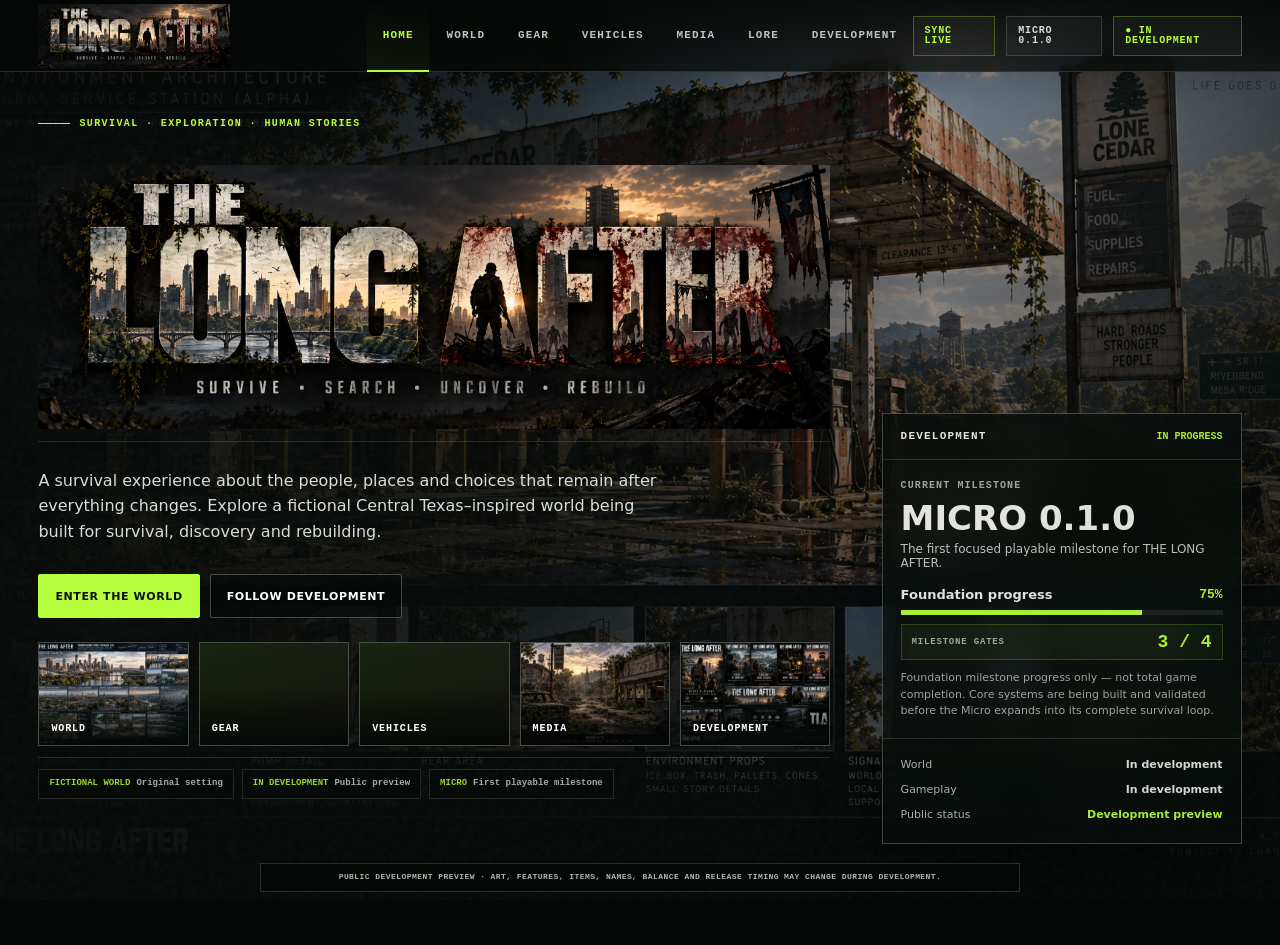
<file: index.html>
<!doctype html>
<html lang="en">
<head>
<meta charset="utf-8" />
<meta name="viewport" content="width=device-width,initial-scale=1,viewport-fit=cover" />
<meta name="theme-color" content="#070a08" />
<link rel="icon" type="image/png" sizes="32x32" href="./tla-favicon-32.png?v=4" />
<link rel="icon" type="image/png" sizes="64x64" href="./tla-favicon-64.png?v=4" />
<link rel="shortcut icon" href="./tla-favicon-32.png?v=4" />
<title>THE LONG AFTER — Official Project Site</title>
<style>
:root{
  --bg:#060907;--panel:rgba(8,13,10,.78);--panel-strong:rgba(8,13,10,.92);
  --line:rgba(230,237,228,.16);--line2:rgba(230,237,228,.28);--text:#f3f4ef;--muted:#a8b0aa;
  --acid:#b7ff3c;--amber:#e4aa67;--rust:#8e4b31;--shadow:0 28px 90px rgba(0,0,0,.48)
}
*{box-sizing:border-box}html,body{height:100%;margin:0;background:var(--bg);color:var(--text);font-family:Inter,ui-sans-serif,system-ui,-apple-system,BlinkMacSystemFont,"Segoe UI",sans-serif;overflow:hidden}
button{font:inherit}.app{height:100%;position:relative;isolation:isolate;background:#050806}.bg{position:absolute;inset:0;z-index:-4;background-size:cover;background-position:center;transition:opacity .35s ease,filter .35s ease}.veil{position:absolute;inset:0;z-index:-3;background:linear-gradient(90deg,rgba(4,8,6,.96) 0%,rgba(4,8,6,.77) 42%,rgba(4,8,6,.26) 73%,rgba(4,8,6,.66) 100%),linear-gradient(180deg,rgba(0,0,0,.08),rgba(0,0,0,.62))}.grain{position:absolute;inset:0;z-index:-2;opacity:.16;pointer-events:none;background-image:url("data:image/svg+xml,%3Csvg viewBox='0 0 180 180' xmlns='http://www.w3.org/2000/svg'%3E%3Cfilter id='n'%3E%3CfeTurbulence type='fractalNoise' baseFrequency='.78' numOctaves='3' stitchTiles='stitch'/%3E%3C/filter%3E%3Crect width='100%25' height='100%25' filter='url(%23n)' opacity='.25'/%3E%3C/svg%3E")}
.site-disclaimer{position:fixed;left:50%;bottom:10px;transform:translateX(-50%);z-index:100;width:min(900px,calc(100% - 24px));padding:8px 12px;border:1px solid var(--line);background:rgba(4,8,6,.9);backdrop-filter:blur(12px);color:#aeb7af;text-align:center;font:700 9px/1.35 ui-monospace,SFMono-Regular,Menlo,monospace;letter-spacing:.055em}.item-tab strong:after{content:"  ›";color:var(--acid)}header{height:76px;display:grid;grid-template-columns:minmax(220px,1fr) auto minmax(220px,1fr);align-items:center;padding:0 30px;border-bottom:1px solid var(--line);background:rgba(5,9,7,.78);backdrop-filter:blur(16px);position:relative;z-index:50}.brand{display:flex;align-items:center;gap:12px;min-width:0}.brand-lock{border:0;background:transparent;color:inherit;text-align:left;cursor:pointer;padding:0}.brand-title{display:block;font-family:Impact,Haettenschweiler,"Arial Narrow Bold",sans-serif;font-size:24px;line-height:.82;letter-spacing:-.045em;color:#d9d8d0;text-shadow:0 1px 0 #111,0 0 12px rgba(228,170,103,.18);filter:contrast(1.12)}.brand small{display:block;margin-top:6px;font:8px/1.2 ui-monospace,SFMono-Regular,Menlo,monospace;color:#b9a98d;letter-spacing:.105em}.primary-nav{display:flex;align-items:center;gap:2px}.nav{height:76px;border:0;border-bottom:2px solid transparent;background:transparent;color:#bdc5be;padding:0 15px;cursor:pointer;font:700 11px/1 ui-monospace,SFMono-Regular,Menlo,monospace;letter-spacing:.105em;text-transform:uppercase;transition:.18s ease}.nav:hover{color:white;background:rgba(255,255,255,.02)}.nav.active{color:var(--acid);border-bottom-color:var(--acid);background:linear-gradient(180deg,transparent,rgba(183,255,60,.05))}.head-right{display:flex;justify-content:flex-end;gap:11px;align-items:center}.live,.eta-pill{border:1px solid var(--line);background:rgba(255,255,255,.03);padding:9px 11px;font:700 10px/1 ui-monospace,SFMono-Regular,Menlo,monospace;letter-spacing:.08em}.live{color:var(--acid);border-color:rgba(183,255,60,.28)}.eta-pill{color:#d8ddd8}.stage{position:absolute;top:76px;left:0;right:0;bottom:0}.screen{position:absolute;inset:0;padding:34px 46px 38px;opacity:0;pointer-events:none;transform:translateY(8px) scale(.997);transition:opacity .22s ease,transform .25s ease}.screen.active{opacity:1;pointer-events:auto;transform:none}.micro-label{display:flex;align-items:center;gap:9px;color:var(--acid);font:700 10px/1 ui-monospace,SFMono-Regular,Menlo,monospace;letter-spacing:.14em;text-transform:uppercase}.micro-label::before{content:"";width:32px;height:1px;background:var(--acid)}
/* HOME */
.home-grid{height:100%;max-width:1550px;margin:auto;display:grid;grid-template-columns:minmax(0,1.15fr) 390px;gap:42px;align-items:end;padding-bottom:18px}.hero{max-width:900px;padding-bottom:26px}.hero h1{margin:18px 0 22px}.locked-title{position:relative;margin:18px 0 26px;width:min(900px,100%);padding:18px 0 12px;border-bottom:1px solid rgba(228,170,103,.28)}.locked-main{font-family:Impact,Haettenschweiler,"Arial Narrow Bold",sans-serif;font-size:clamp(68px,8.2vw,132px);line-height:.78;letter-spacing:-.055em;text-transform:uppercase;color:#d8d7cf;text-shadow:0 3px 0 #090b09,0 0 30px rgba(126,86,54,.24);filter:contrast(1.15)}.locked-main:after{content:"";display:block;height:7px;margin-top:15px;background:linear-gradient(90deg,#71513b 0 12%,transparent 12% 15%,#8b6847 15% 38%,transparent 38% 41%,#6d4a34 41% 72%,transparent 72% 75%,#8a6545 75%);opacity:.72}.locked-tag{margin-top:10px;color:#c5b79e;font:800 clamp(9px,1vw,13px)/1 ui-monospace,SFMono-Regular,Menlo,monospace;letter-spacing:.19em}.locked-silhouette{position:absolute;right:8%;bottom:28px;font-size:clamp(30px,4vw,58px);line-height:1;color:#101410;transform:rotate(-4deg);text-shadow:0 0 8px rgba(183,255,60,.08)}.tagline{font-size:18px;max-width:680px;line-height:1.6;color:#d6dbd6}.hero-actions{display:flex;gap:10px;flex-wrap:wrap;margin-top:26px}.btn{border:1px solid var(--line2);background:rgba(5,9,7,.58);color:white;padding:13px 16px;cursor:pointer;font-size:11px;font-weight:850;letter-spacing:.055em;text-transform:uppercase}.btn.primary{background:var(--acid);border-color:var(--acid);color:#0b100b}.release-card{background:linear-gradient(180deg,rgba(7,13,10,.92),rgba(7,13,10,.77));border:1px solid var(--line2);box-shadow:var(--shadow);backdrop-filter:blur(18px)}.release-head{padding:17px 18px;border-bottom:1px solid var(--line);display:flex;justify-content:space-between;align-items:center}.release-head b{font:800 11px/1 ui-monospace,SFMono-Regular,Menlo,monospace;letter-spacing:.11em}.release-head span{color:var(--acid);font:700 10px/1 ui-monospace,SFMono-Regular,Menlo,monospace}.release-main{padding:21px 18px 17px}.release-main small{display:block;color:var(--muted);font:700 10px/1 ui-monospace,SFMono-Regular,Menlo,monospace;letter-spacing:.11em;text-transform:uppercase}.release-main strong{display:block;font-size:34px;line-height:1;margin:10px 0 7px}.release-main p{font-size:12px;color:#c7cec8;margin:0}.phase-box{padding:0 18px 18px}.phase-row{display:flex;justify-content:space-between;font-size:13px;font-weight:800;margin-bottom:8px}.phase-row span:last-child{color:var(--acid);font-family:ui-monospace,SFMono-Regular,Menlo,monospace}.bar{height:5px;background:rgba(255,255,255,.08);overflow:hidden}.bar i{display:block;height:100%;background:var(--acid)}.percent-gauge{display:flex;align-items:center;justify-content:space-between;margin-top:9px;padding:8px 10px;border:1px solid rgba(183,255,60,.2);background:rgba(183,255,60,.045)}.percent-gauge span{color:var(--muted);font:700 9px/1 ui-monospace,SFMono-Regular,Menlo,monospace;letter-spacing:.09em;text-transform:uppercase}.percent-gauge strong{color:var(--acid);font:900 18px/1 ui-monospace,SFMono-Regular,Menlo,monospace}.release-note{margin-top:10px;color:var(--muted);font-size:11px;line-height:1.5}.release-bands{border-top:1px solid var(--line);padding:13px 18px 16px}.band{display:flex;justify-content:space-between;gap:14px;padding:6px 0;font-size:11px;color:#b7c0b8}.band b{color:#e6eae6}.band.target b{color:var(--acid)}
.launch-index{margin-top:24px;display:grid;grid-template-columns:repeat(5,minmax(110px,1fr));gap:9px;max-width:900px}.launch-card{position:relative;height:112px;border:1px solid var(--line2);overflow:hidden;background:#080c09;cursor:pointer;text-align:left;color:white;padding:0}.launch-card:before{content:"";position:absolute;inset:0;background:var(--cover);background-size:cover;background-position:center;filter:saturate(.72);transition:.2s}.launch-card:after{content:"";position:absolute;inset:0;background:linear-gradient(0deg,rgba(3,7,5,.96),rgba(3,7,5,.15))}.launch-card span{position:absolute;z-index:2;left:12px;bottom:11px;font:850 10px/1 ui-monospace,SFMono-Regular,Menlo,monospace;letter-spacing:.09em;text-transform:uppercase}.launch-card:hover{border-color:var(--acid)}.launch-card:hover:before{transform:scale(1.035);filter:saturate(.95)}.launch-card-pending:before{background:linear-gradient(135deg,rgba(183,255,60,.08),rgba(228,170,103,.06)),linear-gradient(180deg,#0b110d,#050806);filter:none}.launch-card-pending:after{background:linear-gradient(0deg,rgba(3,7,5,.96),rgba(3,7,5,.18))}.activity-strip{margin-top:11px;border-top:1px solid var(--line);padding-top:11px;display:flex;gap:8px;flex-wrap:wrap}.activity-entry{border:1px solid var(--line);background:rgba(5,9,7,.68);color:#c9d0ca;padding:8px 10px;font:700 9px/1.25 ui-monospace,SFMono-Regular,Menlo,monospace}.activity-entry b{color:var(--acid);margin-right:6px}
/* HUBS */
.hub{height:100%;max-width:1560px;margin:auto;display:grid;grid-template-columns:330px minmax(0,1fr);gap:30px}.rail{align-self:stretch;border:1px solid var(--line);background:rgba(7,12,9,.74);backdrop-filter:blur(16px);box-shadow:var(--shadow);display:flex;flex-direction:column}.rail-top{padding:24px;border-bottom:1px solid var(--line)}.rail-top h2{font-size:36px;letter-spacing:-.035em;margin:10px 0 7px}.rail-top p{font-size:12px;line-height:1.55;color:var(--muted);margin:0}.item-tabs{padding:8px;display:flex;flex-direction:column;gap:4px;overflow:auto}.item-tab{border:0;border-left:2px solid transparent;background:transparent;color:#bdc5be;text-align:left;padding:15px 13px;cursor:pointer}.item-tab strong{display:block;font-size:13px}.item-tab small{display:block;margin-top:5px;color:#8f9991;font-size:10px;line-height:1.4}.item-tab:hover{background:rgba(255,255,255,.025);color:white}.item-tab.active{border-left-color:var(--acid);background:rgba(183,255,60,.055);color:var(--acid)}.item-tab.active small{color:#b3c2b5}.workspace{position:relative;border:1px solid var(--line);overflow:hidden;background:rgba(5,9,7,.74);box-shadow:var(--shadow);min-height:0}.workspace-bg{position:absolute;inset:0;background-size:cover;background-position:center right;filter:saturate(.95) contrast(1.04);transition:opacity .18s ease}.workspace-bg:empty{background-image:linear-gradient(135deg,rgba(183,255,60,.055),rgba(228,170,103,.04)),linear-gradient(180deg,#0b110d,#050806)!important}.workspace-bg::after{content:"";position:absolute;inset:0;background:linear-gradient(90deg,rgba(4,8,6,.96) 0%,rgba(4,8,6,.78) 38%,rgba(4,8,6,.08) 56%,rgba(4,8,6,0) 100%)}.workspace-body{width:55%;max-width:760px}.workspace-body .detail,.workspace-body .facts{background:rgba(5,9,7,.88);backdrop-filter:blur(7px)}.workspace-body{position:relative;z-index:2;height:100%;padding:40px 42px;display:flex;flex-direction:column;max-width:760px}.chip{align-self:flex-start;padding:7px 9px;border:1px solid rgba(183,255,60,.28);background:rgba(183,255,60,.07);color:var(--acid);font:700 9px/1 ui-monospace,SFMono-Regular,Menlo,monospace;letter-spacing:.1em;text-transform:uppercase}.chip.ref{color:#f0c785;border-color:rgba(228,170,103,.32);background:rgba(228,170,103,.07)}.workspace h3{font-size:clamp(48px,5.3vw,82px);line-height:.9;letter-spacing:-.05em;text-transform:uppercase;margin:22px 0 16px}.workspace-copy{font-size:15px;line-height:1.65;color:#d0d6d0;max-width:640px}.subnav{display:flex;gap:6px;flex-wrap:wrap;margin-top:20px}.subnav button{border:1px solid var(--line);background:rgba(0,0,0,.27);color:#bec6bf;padding:10px 12px;cursor:pointer;font:700 10px/1 ui-monospace,SFMono-Regular,Menlo,monospace;letter-spacing:.08em;text-transform:uppercase}.subnav button.active{border-color:rgba(183,255,60,.45);color:var(--acid);background:rgba(183,255,60,.06)}.detail{margin-top:10px;border:1px solid var(--line);background:rgba(5,9,7,.62);padding:15px 16px;color:#cbd2cc;font-size:13px;line-height:1.55;min-height:74px}.facts{display:grid;grid-template-columns:repeat(3,minmax(0,1fr));gap:10px;margin-top:auto;padding-top:28px}.fact{border-top:1px solid var(--line2);padding-top:10px}.fact b{display:block;color:var(--muted);font:700 9px/1 ui-monospace,SFMono-Regular,Menlo,monospace;letter-spacing:.09em;text-transform:uppercase;margin-bottom:7px}.fact span{font-weight:800;font-size:13px}.backline{display:none}
/* Showcase item art: full-width presentation above item information. */
[data-group="arsenal"] .workspace,[data-group="vehicles"] .workspace{display:grid;grid-template-rows:minmax(360px,48vh) minmax(0,1fr);background:rgba(5,9,7,.94);overflow:auto}
[data-group="arsenal"] .workspace-bg,[data-group="vehicles"] .workspace-bg{position:relative;inset:auto;grid-row:1;width:100%;min-height:360px;background-size:cover;background-repeat:no-repeat;background-position:center;filter:saturate(1) contrast(1.04);border-bottom:1px solid var(--line)}
[data-group="arsenal"] .workspace-bg::after,[data-group="vehicles"] .workspace-bg::after{content:"";display:block;position:absolute;inset:0;background:linear-gradient(180deg,rgba(4,8,6,0) 55%,rgba(4,8,6,.88) 100%)}
[data-group="arsenal"] .workspace-body,[data-group="vehicles"] .workspace-body{position:relative;grid-row:2;width:100%;max-width:none;height:auto;min-height:420px;padding:30px 38px 42px;background:rgba(5,9,7,.97)}
[data-group="arsenal"] .workspace h3,[data-group="vehicles"] .workspace h3{font-size:clamp(64px,6.4vw,104px);margin:14px 0 12px}
[data-group="arsenal"] .workspace-copy,[data-group="vehicles"] .workspace-copy{max-width:900px}
[data-group="arsenal"] .workspace-body .detail,[data-group="vehicles"] .workspace-body .detail{max-width:900px;background:rgba(255,255,255,.018);backdrop-filter:none}
[data-group="arsenal"] .workspace-body .facts,[data-group="vehicles"] .workspace-body .facts{max-width:900px;margin-top:18px;padding-top:12px;background:transparent;backdrop-filter:none}
@media(max-width:900px){[data-group="arsenal"] .workspace,[data-group="vehicles"] .workspace{grid-template-rows:280px auto}[data-group="arsenal"] .workspace-bg,[data-group="vehicles"] .workspace-bg{min-height:280px}[data-group="arsenal"] .workspace-body,[data-group="vehicles"] .workspace-body{padding:24px 20px}[data-group="arsenal"] .workspace h3,[data-group="vehicles"] .workspace h3{font-size:clamp(46px,12vw,72px)}}

/* Unified item showcase layout: every content tab uses the same cinematic item presentation. */
.hub .workspace{background:rgba(5,9,7,.86)}
.hub .workspace-bg{position:absolute;inset:0;background-size:cover;background-position:center right;filter:saturate(.9) contrast(1.04)}
.hub .workspace-bg::after{content:"";display:block;position:absolute;inset:0;background:linear-gradient(90deg,rgba(4,8,6,.96) 0%,rgba(4,8,6,.84) 35%,rgba(4,8,6,.24) 60%,rgba(4,8,6,.04) 100%),linear-gradient(0deg,rgba(4,8,6,.74),rgba(4,8,6,0) 48%)}
.hub .workspace-body{position:relative;z-index:2;width:62%;max-width:820px;height:100%;padding:40px 42px;display:flex;flex-direction:column;background:transparent}
.hub .workspace h3{font-size:clamp(64px,6vw,104px);margin:20px 0 14px}
.hub .workspace-copy{max-width:760px}
.hub .workspace-body .detail{max-width:760px;background:rgba(5,9,7,.62);backdrop-filter:blur(5px)}
.hub .workspace-body .facts{max-width:760px;margin-top:auto;background:transparent;backdrop-filter:none}
/* Arsenal and Vehicles intentionally inherit the exact same showcase system. */
[data-group="arsenal"] .workspace,[data-group="vehicles"] .workspace{display:block;overflow:hidden}
[data-group="arsenal"] .workspace-bg,[data-group="vehicles"] .workspace-bg{position:absolute;inset:0;min-height:0;border:0;background-size:cover;background-position:center right}
[data-group="arsenal"] .workspace-bg::after,[data-group="vehicles"] .workspace-bg::after{display:block;background:linear-gradient(90deg,rgba(4,8,6,.96) 0%,rgba(4,8,6,.84) 35%,rgba(4,8,6,.24) 60%,rgba(4,8,6,.04) 100%),linear-gradient(0deg,rgba(4,8,6,.74),rgba(4,8,6,0) 48%)}
[data-group="arsenal"] .workspace-body,[data-group="vehicles"] .workspace-body{width:62%;max-width:820px;height:100%;min-height:0;padding:40px 42px;background:transparent}
@media(max-width:900px){.hub .workspace-body,[data-group="arsenal"] .workspace-body,[data-group="vehicles"] .workspace-body{width:72%;padding:28px 24px}.hub .workspace h3{font-size:clamp(48px,9vw,76px)}}
@media(max-width:700px){.hub .workspace-bg{background-position:center}.hub .workspace-bg::after{background:linear-gradient(180deg,rgba(4,8,6,.24),rgba(4,8,6,.94) 48%)}.hub .workspace-body,[data-group="arsenal"] .workspace-body,[data-group="vehicles"] .workspace-body{width:100%;padding-top:220px}}

/* FINAL UNIFIED SHOWCASE OVERRIDE — match the SMG composition on every hub item. */
.hub .workspace{display:block!important;position:relative!important;overflow:hidden!important}
.hub .workspace-bg{position:absolute!important;inset:0!important;width:100%!important;height:100%!important;min-height:0!important;border:0!important;background-size:cover!important;background-position:center right!important;background-repeat:no-repeat!important;filter:saturate(.9) contrast(1.04)!important}
.hub .workspace-bg::after{content:""!important;display:block!important;position:absolute!important;inset:0!important;background:linear-gradient(90deg,rgba(4,8,6,.96) 0%,rgba(4,8,6,.84) 35%,rgba(4,8,6,.24) 60%,rgba(4,8,6,.04) 100%),linear-gradient(0deg,rgba(4,8,6,.74),rgba(4,8,6,0) 48%)!important}
.hub .workspace-body{position:relative!important;z-index:2!important;width:62%!important;max-width:820px!important;height:100%!important;min-height:0!important;padding:40px 42px!important;display:flex!important;flex-direction:column!important;background:transparent!important}
.hub .workspace h3{font-size:clamp(64px,6vw,104px)!important;line-height:.9!important;margin:20px 0 14px!important}
.hub .workspace-copy{max-width:760px!important}
.hub .workspace-body .detail{max-width:760px!important;background:rgba(5,9,7,.62)!important;backdrop-filter:blur(5px)!important}
.hub .workspace-body .facts{max-width:760px!important;margin-top:auto!important;padding-top:28px!important;background:transparent!important;backdrop-filter:none!important}
@media(max-width:700px){.hub .workspace-bg{background-position:center!important}.hub .workspace-bg::after{background:linear-gradient(180deg,rgba(4,8,6,.18),rgba(4,8,6,.94) 50%)!important}.hub .workspace-body{width:100%!important;padding:220px 20px 26px!important}.hub .workspace h3{font-size:clamp(48px,12vw,72px)!important}}

/* ROADMAP */
.roadmap-grid{height:100%;max-width:1500px;margin:auto;display:grid;grid-template-columns:minmax(0,1fr) 410px;gap:30px}.roadmap-main,.eta-card{border:1px solid var(--line);background:rgba(7,12,9,.82);box-shadow:var(--shadow);backdrop-filter:blur(16px)}.roadmap-main{padding:29px 30px;overflow:auto}.roadmap-main h2{font-size:52px;letter-spacing:-.045em;margin:12px 0 8px}.roadmap-main>p{color:#b7c0b8;font-size:13px;line-height:1.55;max-width:720px}.phases{display:grid;grid-template-columns:repeat(5,minmax(150px,1fr));gap:8px;margin-top:25px}.phase{padding:15px 14px;border:1px solid var(--line);background:rgba(255,255,255,.018);min-height:150px}.phase.active{border-color:rgba(183,255,60,.34);background:rgba(183,255,60,.045)}.phase-num{font:800 10px/1 ui-monospace,SFMono-Regular,Menlo,monospace;color:var(--muted);letter-spacing:.1em}.phase-title{font-weight:900;font-size:14px;margin:15px 0 7px}.phase-state{font:700 9px/1 ui-monospace,SFMono-Regular,Menlo,monospace;color:var(--acid);letter-spacing:.08em}.phase-focus{font-size:11px;line-height:1.45;color:#aeb7af;margin-top:11px}.eta-card{padding:25px 24px}.eta-card h3{margin:6px 0 18px;font-size:15px}.eta-card .month{font-size:47px;line-height:.92;font-weight:950;letter-spacing:-.045em;text-transform:uppercase}.eta-card .window{color:#cbd2cc;margin-top:12px;font-size:12px}.eta-card .bands{margin-top:21px;padding-top:14px;border-top:1px solid var(--line)}.eta-card .bands div{display:flex;justify-content:space-between;font-size:11px;padding:8px 0;color:#aeb7b0}.eta-card .bands b{color:#e6ebe6}.eta-card .bands .target b{color:var(--acid)}.disclaimer{font-size:10px;line-height:1.55;color:#8f9991;margin-top:18px}
@media(max-width:1080px){header{grid-template-columns:1fr auto}.primary-nav{position:absolute;top:76px;left:0;right:0;height:54px;background:rgba(5,9,7,.92);border-bottom:1px solid var(--line);justify-content:center}.nav{height:54px;padding:0 10px}.head-right{display:none}.stage{top:130px}.screen{padding:24px}.home-grid{grid-template-columns:1fr 330px}.hero h1{font-size:72px}.hub{grid-template-columns:260px 1fr}.workspace-body{padding:30px}.phases{grid-template-columns:repeat(2,1fr)}.roadmap-grid{grid-template-columns:1fr 330px}}
@media(max-width:760px){.launch-index{grid-template-columns:1fr 1fr}.launch-card{height:90px}.launch-card:last-child{grid-column:1/-1}body{overflow:auto}.app{min-height:100%;height:auto}.stage{position:relative;top:54px;min-height:calc(100vh - 130px)}header{height:62px;padding:0 16px;grid-template-columns:1fr}.brand small{display:none}.primary-nav{top:62px;height:52px;overflow-x:auto;justify-content:flex-start}.nav{height:52px;white-space:nowrap}.screen{position:relative;display:none;min-height:calc(100vh - 114px);padding:20px 16px}.screen.active{display:block}.home-grid,.hub,.roadmap-grid{display:block;height:auto}.hero{padding:40px 0 20px}.hero h1{font-size:58px}.release-card{margin-top:20px}.rail{margin-bottom:12px}.item-tabs{display:grid;grid-template-columns:1fr 1fr}.workspace{min-height:620px}.workspace-body{padding:26px 20px}.facts{grid-template-columns:1fr}.roadmap-main{margin-bottom:14px}.phases{grid-template-columns:1fr}.eta-card{margin-bottom:30px}}

/* 2026-09-23 WEBSITE MODERNIZATION PASS 1
   Public-facing polish: stronger hierarchy, quieter development chrome,
   responsive navigation, touch-safe controls, and reduced-motion support. */
:root{--site-max:1560px;--header-h:72px}
html{background:#050806}
body{min-width:320px}
header{height:var(--header-h);padding:0 clamp(16px,3vw,42px);grid-template-columns:minmax(190px,1fr) auto minmax(150px,1fr);background:linear-gradient(180deg,rgba(4,7,5,.94),rgba(4,7,5,.76));box-shadow:0 12px 36px rgba(0,0,0,.22)}
.nav{height:var(--header-h);padding-inline:clamp(10px,1.2vw,18px)}
.stage{top:var(--header-h)}
.screen{padding:clamp(22px,3vw,46px)}
.brand-title{font-size:26px}
.hero{padding-bottom:clamp(24px,5vh,60px)}
.home-grid{grid-template-columns:minmax(0,1fr) minmax(300px,360px);gap:clamp(24px,4vw,64px);max-width:var(--site-max)}
.locked-title{border-bottom-color:rgba(228,170,103,.18)}
.locked-main{font-size:clamp(64px,8.4vw,138px)}
.tagline{max-width:620px;font-size:clamp(15px,1.25vw,19px);color:#d8ddd8}
.hero-actions{margin-top:30px}
.btn{min-height:44px;border-radius:2px;transition:transform .16s ease,border-color .16s ease,background .16s ease}
.btn:hover{transform:translateY(-1px);border-color:rgba(183,255,60,.55)}
.release-card{opacity:.92;box-shadow:0 24px 70px rgba(0,0,0,.38)}
.launch-index{grid-template-columns:repeat(5,minmax(100px,1fr));gap:10px}
.launch-card{height:104px}
.activity-strip{opacity:.82}
.site-disclaimer{bottom:8px;max-width:760px;background:rgba(4,8,6,.82);font-size:8px}
.hub{max-width:var(--site-max);grid-template-columns:minmax(250px,310px) minmax(0,1fr)}
.rail,.workspace,.roadmap-main,.eta-card{border-color:rgba(230,237,228,.13)}
.item-tab{min-height:52px}
.item-tab:focus-visible,.nav:focus-visible,.btn:focus-visible,.launch-card:focus-visible,.brand-lock:focus-visible{outline:2px solid var(--acid);outline-offset:2px}
@media(max-width:1180px){
  header{grid-template-columns:1fr auto}.head-right{display:none}
  .home-grid{grid-template-columns:minmax(0,1fr) 320px}
  .launch-index{grid-template-columns:repeat(3,minmax(110px,1fr))}
}
@media(max-width:900px){
  html,body{overflow:auto}
  .app{min-height:100dvh;height:auto}
  header{position:sticky;top:0;height:auto;min-height:64px;grid-template-columns:1fr;gap:0;padding:10px 16px}
  .brand{justify-content:center;padding:4px 0 10px}
  .brand small{display:none}
  .primary-nav{width:100%;overflow-x:auto;justify-content:flex-start;scrollbar-width:none;border-top:1px solid var(--line)}
  .primary-nav::-webkit-scrollbar{display:none}
  .nav{height:48px;flex:0 0 auto;padding:0 14px}
  .stage{position:relative;top:auto;min-height:calc(100dvh - 112px)}
  .screen{position:relative;display:none;min-height:calc(100dvh - 112px);padding:24px 18px 70px}
  .screen.active{display:block}
  .home-grid{height:auto;display:block}
  .hero{padding:8vh 0 30px}
  .release-card{max-width:620px;margin:0 0 28px}
  .launch-index{grid-template-columns:repeat(2,minmax(0,1fr))}
  .hub{height:auto;display:block}
  .rail{margin-bottom:14px;max-height:none}
  .item-tabs{display:grid;grid-template-columns:repeat(2,minmax(0,1fr));overflow:visible}
  .workspace{min-height:680px}
  .roadmap-grid{height:auto;display:block}.eta-card{margin-top:14px}
  .site-disclaimer{position:relative;left:auto;bottom:auto;transform:none;width:calc(100% - 24px);margin:12px auto}
}
@media(max-width:560px){
  .brand-title{font-size:23px}
  .locked-main{font-size:clamp(54px,18vw,82px)}
  .locked-silhouette{display:none}
  .launch-index{grid-template-columns:1fr 1fr}
  .launch-card{height:92px}
  .item-tabs{grid-template-columns:1fr}
  .workspace{min-height:620px}
  .facts{grid-template-columns:1fr}
  .hero-actions .btn{flex:1 1 100%}
}
@media(prefers-reduced-motion:reduce){
  *,*::before,*::after{scroll-behavior:auto!important;transition-duration:.01ms!important;animation-duration:.01ms!important;animation-iteration-count:1!important}
}


/* PASS 3 — public content hierarchy */
.rail-top{padding:28px 24px 24px}
.rail-top h2{margin-top:12px}
.rail-top p{max-width:28ch;font-size:12px;line-height:1.65}
.item-tab small{opacity:.82}
.workspace-copy{font-size:14px}
.chip{backdrop-filter:blur(8px)}
@media(max-width:900px){
 .rail-top p{max-width:60ch}
 .rail{background:rgba(7,12,9,.9)}
 .item-tabs{gap:6px}
 .item-tab{border:1px solid var(--line);border-left:2px solid transparent;background:rgba(255,255,255,.018)}
 .item-tab.active{border-color:rgba(183,255,60,.25);border-left-color:var(--acid)}
}


/* VISUAL-FIRST CLEANUP — artwork remains readable and unobstructed */
.workspace{display:grid!important;grid-template-columns:minmax(0,1.45fr) minmax(330px,.55fr)!important;align-items:stretch!important;overflow:hidden}
.workspace-bg{position:relative!important;inset:auto!important;min-height:100%!important;background-size:contain!important;background-position:center!important;background-repeat:no-repeat!important;background-color:#050806!important;opacity:1!important;filter:none!important}
.workspace-bg:after{display:none!important}
.workspace-body{position:relative!important;z-index:2!important;align-self:stretch!important;max-width:none!important;padding:clamp(24px,3vw,48px)!important;background:linear-gradient(180deg,rgba(8,13,10,.98),rgba(5,9,7,.96))!important;border-left:1px solid var(--line2);overflow:auto}
.workspace-copy,.detail{max-width:58ch}
.launch-card{overflow:hidden}
.launch-card .card-bg{background-size:cover!important;background-position:center!important;opacity:.88!important}
.launch-card:after{background:linear-gradient(180deg,transparent 42%,rgba(4,8,6,.92) 100%)!important}
.launch-card .card-content{align-self:end;background:rgba(5,9,7,.78);backdrop-filter:blur(8px);padding:12px 14px;margin:0 -2px -2px}
@media(max-width:900px){
 .workspace{grid-template-columns:1fr!important;grid-template-rows:minmax(300px,52vh) auto!important}
 .workspace-bg{min-height:300px!important}
 .workspace-body{border-left:0;border-top:1px solid var(--line2);overflow:visible}
}
@media(max-width:560px){
 .workspace{grid-template-rows:minmax(250px,44vh) auto!important}
 .workspace-bg{min-height:250px!important}
}


/* ARTWORK VIEWER CLEANUP */
.visual-art,.hero-art,.item-art{position:relative;isolation:isolate}
.visual-art img,.hero-art img,.item-art img{display:block;width:100%;height:auto;object-fit:contain}
.workspace-bg{cursor:zoom-in}
.workspace-bg:hover{transform:scale(.995)}
.workspace-bg{transition:transform .18s ease}
@media(prefers-reduced-motion:reduce){.workspace-bg{transition:none!important}.workspace-bg:hover{transform:none!important}}


/* Do not reuse catalog artwork as UI wallpaper on content screens. */
.screen:not([data-view="home"])>.screen-bg,
.screen:not([data-view="home"]) .screen-bg{background-image:none!important;opacity:0!important}


/* Dedicated artwork stage: no captions, controls, chips or copy may overlap the image plane. */
.workspace-bg>*{display:none!important}
.workspace-bg{overflow:hidden!important}
.workspace-body{isolation:isolate}
@media(max-width:900px){
 .workspace-bg{background-size:contain!important;background-position:center center!important}
}


/* Consistent visual-stage sizing prevents UI from squeezing approved artwork. */
.workspace-bg{aspect-ratio:16/10!important;width:100%!important;min-width:0!important}
@media(min-width:901px){.workspace{min-height:min(720px,72vh)!important}.workspace-bg{aspect-ratio:auto!important}}
@media(max-width:900px){.workspace-body{max-height:none!important}}


/* Non-final art disclosure lives with copy, never over the artwork. */
.workspace-body .chip.ref{letter-spacing:.08em}

</style>
</head>
<body>
<div class="app"><div class="site-disclaimer">PUBLIC DEVELOPMENT PREVIEW · ART, FEATURES, ITEMS, NAMES, BALANCE AND RELEASE TIMING MAY CHANGE DURING DEVELOPMENT.</div>
  <div class="bg" id="bg"></div><div class="veil"></div><div class="grain"></div>
  <header>
    <button class="brand brand-lock" data-jump="home" aria-label="THE LONG AFTER home"><img src="assets/THE_LONG_AFTER_FINAL_TITLE.png" alt="THE LONG AFTER" style="display:block;width:210px;max-height:64px;object-fit:contain;object-position:left center"></button>
    <nav class="primary-nav" aria-label="Primary navigation">
      <button type="button" class="nav active" data-view="home">Home</button>
      <button type="button" class="nav" data-view="world">World</button>
      <button type="button" class="nav" data-view="arsenal">Gear</button>
      <button type="button" class="nav" data-view="vehicles">Vehicles</button>
      <button type="button" class="nav" data-view="audio">Media</button>
      <button type="button" class="nav" data-view="roadmap">Development</button>
    </nav>
    <div class="head-right"><div class="eta-pill">MICRO 0.1.0</div><div class="live">● IN DEVELOPMENT</div></div>
  </header>
  <main class="stage">
    <section class="screen active" data-screen="home">
      <div class="home-grid">
        <div class="hero">
          <div class="micro-label">Survival · Exploration · Human stories</div>
          <div class="locked-title" aria-label="THE LONG AFTER"><img src="assets/THE_LONG_AFTER_FINAL_TITLE.png" alt="THE LONG AFTER — SURVIVE · SEARCH · UNCOVER · REBUILD" style="display:block;width:100%;height:auto;max-height:430px;object-fit:contain;object-position:left center"></div>
          <p class="tagline">A survival experience about the people, places and choices that remain after everything changes. Explore a fictional Central Texas–inspired world being built for survival, discovery and rebuilding.</p>
          <div class="hero-actions"><button class="btn primary" data-jump="world">Enter the world</button><button class="btn" data-jump="roadmap">Follow development</button></div>
<div class="launch-index" aria-label="Project index">
<button class="launch-card" data-jump="world" style="--cover:url('assets/world-board.png')"><span>World</span></button>
<button class="launch-card launch-card-pending" data-jump="arsenal"><span>Gear</span></button>
<button class="launch-card launch-card-pending" data-jump="vehicles"><span>Vehicles</span></button>
<button class="launch-card" data-jump="audio" style="--cover:url('assets/diner.png')"><span>Media</span></button>
<button class="launch-card" data-jump="roadmap" style="--cover:url('assets/promo-pack.png')"><span>Development</span></button>
</div>
<div class="activity-strip"><div class="activity-entry"><b>FICTIONAL WORLD</b>Original setting</div><div class="activity-entry"><b>IN DEVELOPMENT</b>Public preview</div><div class="activity-entry"><b>MICRO</b>First playable milestone</div></div>
        </div>
        <aside class="release-card">
          <div class="release-head"><b>DEVELOPMENT</b><span>IN PROGRESS</span></div>
          <div class="release-main"><small>Current milestone</small><strong>MICRO 0.1.0</strong><p>The first focused playable milestone for THE LONG AFTER.</p></div>
          <div class="phase-box"><div class="phase-row"><span>Foundation progress</span><span>75%</span></div><div class="bar" role="progressbar" aria-label="Foundation milestone progress" aria-valuemin="0" aria-valuemax="100" aria-valuenow="75"><i style="width:75%"></i></div><div class="percent-gauge"><span>Milestone gates</span><strong>3 / 4</strong></div><div class="release-note">Foundation milestone progress only — not total game completion. Core systems are being built and validated before the Micro expands into its complete survival loop.</div></div><div class="release-bands"><div class="band"><span>World</span><b>In development</b></div><div class="band"><span>Gameplay</span><b>In development</b></div><div class="band target"><span>Public status</span><b>Development preview</b></div></div></aside>
      </div>
    </section>

    <section class="screen" data-screen="world">
      <div class="hub" data-group="world"><aside class="rail"><div class="rail-top"><div class="micro-label">Explore the setting</div><h2>World</h2><p>Discover the places, routes and environmental structure shaping THE LONG AFTER.</p></div><div class="item-tabs">
        <button class="item-tab active" data-item="alamo"><strong>Alamo Falls</strong><small>Primary fictional metro</small></button>
        <button class="item-tab" data-item="haven"><strong>Haven Ridge</strong><small>Containment-settlement area</small></button>
        <button class="item-tab" data-item="route17"><strong>State Route 17</strong><small>Regional road network</small></button>
        <button class="item-tab" data-item="gradient"><strong>World Gradient</strong><small>Civilization → Dead Zones</small></button>
      </div></aside><article class="workspace" id="workspace-world"><div class="workspace-bg"></div><div class="workspace-body"></div></article></div>
    </section>

    <section class="screen" data-screen="arsenal">
      <div class="hub" data-group="arsenal"><aside class="rail"><div class="rail-top"><div class="micro-label">Survival equipment</div><h2>Gear</h2><p>Explore approved and in-development equipment concepts. Concept material is clearly labeled and may change before release.</p></div><div class="item-tabs">
        <button class="item-tab active" data-item="smg"><strong>SMG</strong><small>Compact weapon concept</small></button>
        <button class="item-tab" data-item="sidearm"><strong>Sidearm</strong><small>Handgun family concept</small></button>
        <button class="item-tab" data-item="shotgun"><strong>Pump Shotgun</strong><small>Close-range weapon concept</small></button>
        <button class="item-tab" data-item="rifle"><strong>Survivor Rifle</strong><small>Long-gun concept family</small></button>
        <button class="item-tab" data-item="launcher"><strong>Launcher</strong><small>Heavy weapon concept family</small></button>
        <button class="item-tab" data-item="ammo"><strong>Ammunition</strong><small>Ammo & magazine props</small></button>
      </div></aside><article class="workspace" id="workspace-arsenal"><div class="workspace-bg"></div><div class="workspace-body"></div></article></div>
    </section>

    <section class="screen" data-screen="vehicles">
      <div class="hub" data-group="vehicles"><aside class="rail"><div class="rail-top"><div class="micro-label">Mobility</div><h2>Vehicles</h2><p>Explore the vehicle and machinery direction supporting traversal, atmosphere and the working world.</p></div><div class="item-tabs">
        <button class="item-tab active" data-item="utility"><strong>Utility Vehicle</strong><small>Traversal vehicle concept</small></button>
        <button class="item-tab" data-item="excavator"><strong>Excavator</strong><small>Heavy construction prop</small></button>
        <button class="item-tab" data-item="bulldozer"><strong>Bulldozer</strong><small>Heavy construction prop</small></button>
        <button class="item-tab" data-item="loader"><strong>Wheel Loader</strong><small>Construction prop</small></button>
        <button class="item-tab" data-item="dumptruck"><strong>Dump Truck</strong><small>Construction prop</small></button>
        <button class="item-tab" data-item="grader"><strong>Motor Grader</strong><small>Roadwork prop</small></button>
        <button class="item-tab" data-item="backhoe"><strong>Backhoe Loader</strong><small>Construction prop</small></button>
        <button class="item-tab" data-item="skidsteer"><strong>Skid Steer</strong><small>Compact construction prop</small></button>
        <button class="item-tab" data-item="telehandler"><strong>Telehandler</strong><small>Material-handling prop</small></button>
      </div></aside><article class="workspace" id="workspace-vehicles"><div class="workspace-bg"></div><div class="workspace-body"></div></article></div>
    </section>

    <section class="screen" data-screen="audio">
      <div class="hub" data-group="audio"><aside class="rail"><div class="rail-top"><div class="micro-label">Media</div><h2>Sound & Atmosphere</h2><p>Explore the developing soundscape of footsteps, environments, weather, combat and infected encounters.</p></div><div class="item-tabs">
        <button class="item-tab active" data-item="footsteps"><strong>Footsteps</strong><small>Surface families and similarity QC</small></button>
        <button class="item-tab" data-item="environment"><strong>Environment</strong><small>Ambience, weather and place</small></button>
        <button class="item-tab" data-item="combat"><strong>Combat & Infected</strong><small>Gameplay event integration</small></button>
      </div></aside><article class="workspace" id="workspace-audio"><div class="workspace-bg"></div><div class="workspace-body"></div></article></div>
    </section>

    <section class="screen" data-screen="roadmap">
      <div class="roadmap-grid"><article class="roadmap-main"><div class="micro-label">Development</div><h2>Road to Micro 0.1.0</h2><p>Follow the major development stages leading toward the first focused playable milestone. Internal schedules remain estimates and can change as testing progresses.</p><div class="project-gauge" style="margin:22px 0 8px;padding:18px;border:1px solid var(--line2);background:rgba(183,255,60,.035)"><div class="micro-label">Current focus</div><div style="font-size:22px;font-weight:900;margin-top:10px">Foundation & validation</div><div style="margin-top:9px;color:var(--muted);font-size:11px;line-height:1.55">Core systems are being built, tested and stabilized before the Micro expands into later development stages.</div></div>
      <div class="phases">
        <div class="phase active"><div class="phase-num">01</div><div class="phase-title">Foundation</div><div class="phase-state">IN DEVELOPMENT</div><div class="phase-focus">Core architecture, validation and regression coverage.</div></div>
        <div class="phase"><div class="phase-num">02</div><div class="phase-title">Core Survival Loop</div><div class="phase-state">LOCKED</div><div class="phase-focus">Controller, combat, survival, inventory and infected perception.</div></div>
        <div class="phase"><div class="phase-num">03</div><div class="phase-title">World & Co-op</div><div class="phase-state">LOCKED</div><div class="phase-focus">Metrics, Level 1, streaming seams, biome transition and 1–4 direct-host seams.</div></div>
        <div class="phase"><div class="phase-num">04</div><div class="phase-title">Content & Atmosphere</div><div class="phase-state">LOCKED</div><div class="phase-focus">Final Micro visual/audio/environment content and QC.</div></div>
        <div class="phase"><div class="phase-num">05</div><div class="phase-title">Release Readiness</div><div class="phase-state">LOCKED</div><div class="phase-focus">Integration, performance, save/load, playtest and approval.</div></div>
      </div></article>
      <aside class="eta-card"><div class="micro-label">First playable milestone</div><h3>Micro 0.1.0</h3><div class="month">IN<br>DEVELOPMENT</div><div class="window">Focused playable milestone</div><div class="bands"><div><span>Foundation</span><b>Active</b></div><div><span>Core survival loop</span><b>Queued</b></div><div class="target"><span>Release readiness</span><b>Evidence gated</b></div></div><div class="disclaimer">Public development status is intentionally milestone-based. Dates and scope can change as implementation and testing produce new evidence.</div></aside>
      </div>
    </section>
  </main>
</div>
<script>
const DATA={
world:{
 alamo:{img:'assets/world-board.png',chip:'APPROVED DIRECTION · FICTIONAL REGION',title:'Alamo Falls',body:'The primary fictional metro anchors THE LONG AFTER’s Central Texas–inspired region. The goal is familiar scale and climate without recreating a real city one-to-one.',facts:[['ROLE','Primary metro'],['REGION','Central Texas inspired'],['STATUS','Approved direction']],details:{Overview:'Alamo Falls is the fictional urban center used to organize skyline scale, waterways, bridges, highways and surrounding districts.',Districts:'Urban core, outer districts, infrastructure corridors and green-space transitions can grow as separate location entries.',Gallery:'Concept imagery remains reference until a specific location or asset is promoted to production.',Implementation:'Public claims stay tied to implemented build evidence rather than concept art alone.'}},
 haven:{img:'assets/lone-cedar.png',chip:'APPROVED WORLD DIRECTION',title:'Haven Ridge',body:'A settlement organized around a containment-facility area and surrounding service spaces. Its name does not imply ownership by the Haven Order or any other faction.',facts:[['TYPE','Containment-settlement'],['ROLE','Micro integration area'],['STATUS','Approved direction']],details:{Overview:'Haven Ridge includes Ridge Gate, Service Yard, Haven Commons, Medical Ward, Containment Wing, South Approach, Old Calder Road and Ridge Overlook.',Variations:'Individual districts can receive their own screens as approved content grows.',Gallery:'Only canon-safe imagery should be promoted here.',Implementation:'The Level 1 containment-settlement remains a primary integration target.'}},
 route17:{img:'assets/world-board.png',chip:'WORLD INFRASTRUCTURE',title:'State Route 17',body:'A fictional regional route supporting suburban, industrial, rural and Hill Country transitions while preserving vehicle-aware scale.',facts:[['TYPE','Regional road'],['USE','Traversal + world structure'],['STATUS','Approved direction']],details:{Overview:'State Route 17 is part of the fictional regional network and can host highway modules, junctions, service areas and roadside locations.',Locations:'Future roadside stops and encounters can be nested under the route without changing the top-level navigation.',Implementation:'Road and highway modules remain reusable and expansion-ready.'}},
 gradient:{img:'assets/world-board.png',chip:'WORLD STRUCTURE',title:'World Gradient',body:'The regional structure transitions from Civilization through Frontier and Wilderness into Dead Zones, helping world density and risk shift naturally across the map.',facts:[['FLOW','Civilization → Dead Zones'],['PURPOSE','Density + risk'],['STATUS','Approved direction']],details:{Overview:'The gradient guides visual density, infrastructure, vegetation and encounter tone.',Biomes:'Urban, suburban, rural, wilderness and dead-zone language can be expanded as independent biome entries.',Implementation:'Biome transition prototypes stay within the current Micro roadmap scope.'}}
},
arsenal:{
 smg:{img:'',chip:'CONCEPT ART · REPLACEMENT PLANNED',chipClass:'ref',title:'SMG',body:'A dedicated item workspace for the compact SMG direction. The page is built so this family can grow into multiple approved versions without taking over the arsenal screen.',facts:[['CLASS','Compact firearm'],['VISUAL','Worn survival direction'],['STATUS','Reference']],details:{Overview:'Current imagery is concept/reference material, not a claim that this exact model ships in Micro 0.1.0.',Variants:'Reserved for standard, scavenged, custom, finish, wear-state and attachment variants once approved.',Gallery:'Turnarounds, closeups and in-game captures can be added here as they are approved.',Implementation:'Runtime stats, animation, audio, pickup behavior and provenance should appear only after tested build evidence exists.'}},
 sidearm:{img:'',chip:'CONCEPT ART · REPLACEMENT PLANNED',chipClass:'ref',title:'Sidearm',body:'The sidearm receives its own permanent workspace so approved versions can be added later without reorganizing the website.',facts:[['CLASS','Sidearm'],['VARIANTS','Expandable'],['STATUS','Reserved family']],details:{Overview:'This screen is reserved for the approved sidearm family.',Variants:'Future caliber, finish, wear-state and attachment variants can be added here.',Gallery:'Only approved project imagery should be promoted.'}},
 shotgun:{img:'',chip:'CONCEPT ART · REPLACEMENT PLANNED',chipClass:'ref',title:'Pump Shotgun',body:'A dedicated concept page for the pump-action shotgun family. It is presented as a fictional game prop direction rather than a real-world branded model.',facts:[['CLASS','Long gun concept'],['ROLE','Close-range family'],['STATUS','Subject to change']],details:{Overview:'This page isolates the shotgun concept so its visual direction can be reviewed independently.',Variants:'Wear, finish and production-safe fictional variants may be documented here after approval.',Gallery:'Approved concept sheets and eventual in-game captures belong here.',Implementation:'Gameplay behavior is not claimed until supported by tested build evidence.'}},
 rifle:{img:'',chip:'CONCEPT ART · REPLACEMENT PLANNED',chipClass:'ref',title:'Survivor Rifle',body:'A dedicated long-gun concept family for THE LONG AFTER. Final silhouette, materials and implementation remain subject to production approval.',facts:[['CLASS','Rifle concept'],['IDENTITY','Fictional game prop'],['STATUS','Subject to change']],details:{Overview:'The rifle now has its own item-level page rather than being grouped into generic arsenal art.',Variants:'Approved visual variants can be added without changing the navigation structure.',Gallery:'Only project-approved imagery should be promoted.',Implementation:'Final gameplay properties remain tied to tested build evidence.'}},
 launcher:{img:'',chip:'CONCEPT ART · REPLACEMENT PLANNED',chipClass:'ref',title:'Launcher',body:'A separate heavy-weapon concept workspace reserved for fictional production-safe art and future approved implementation details.',facts:[['CLASS','Heavy weapon concept'],['ART','Fictionalized'],['STATUS','Subject to change']],details:{Overview:'This page separates the launcher family from other weapon props.',Variants:'Future approved fictional variants can be cataloged here.',Gallery:'Reference imagery must not be presented as a final shipping asset.',Implementation:'No gameplay capability is claimed until validated in the build.'}},
 ammo:{img:'assets/ammunition.png',chip:'SUPPLY FAMILY',title:'Ammunition',body:'Ammunition is treated as its own family so calibers, packaging, condition states, storage and gameplay behavior can expand cleanly over time.',facts:[['TYPE','Consumable supply'],['STATES','Caliber + condition'],['STATUS','Expandable family']],details:{Overview:'Ammo types can later receive dedicated child tabs as the loot system grows.',Variants:'Caliber, box state, loose rounds, magazines and storage containers can be represented separately.',Implementation:'Public behavior should follow the tested inventory and weapon build rather than concept boards.'}}
},
vehicles:{
 utility:{img:'',chip:'CONCEPT ART · REPLACEMENT PLANNED',chipClass:'ref',title:'Utility Vehicles',body:'Vehicle content is organized by family so each approved vehicle can later open into its own complete workspace with variants, condition states, storage and implementation status.',facts:[['ROLE','World traversal'],['DESIGN','Fictional categories'],['STATUS','Reference']],details:{Overview:'Vehicle-aware scale is accounted for from the environment standard onward.',Variants:'Civilian, service, emergency and scavenged versions can later live under dedicated vehicle screens.',Implementation:'Driveability and final vehicle systems are not advertised until present in the tested build.'}},
 construction:{img:'',chip:'CONCEPT ART · REPLACEMENT PLANNED',chipClass:'ref',title:'Construction Fleet',body:'Excavators, loaders, graders, dump trucks and other construction categories support world dressing and future interaction opportunities without borrowing real brand identity.',facts:[['USE','Environment + future systems'],['BRANDS','Fictional only'],['STATUS','Reference']],details:{Overview:'Current construction-vehicle imagery is visual reference.',Variants:'Heavy, medium and support equipment can branch into separate pages later.',Gallery:'Final production assets remain distinct from concept boards.'}},
 excavator:{img:'',chip:'CONCEPT ART · REPLACEMENT PLANNED',chipClass:'ref',title:'Excavator',body:'A dedicated heavy-equipment prop page for the excavator family used in construction, industrial and roadside world dressing.',facts:[['TYPE','Heavy equipment prop'],['USE','World dressing'],['STATUS','Subject to change']],details:{Overview:'Excavator art is treated as a fictional game prop rather than a real manufacturer model.',Variants:'Condition, wear and attachment states can be added after approval.',Gallery:'Approved turnarounds and in-game captures belong here.',Implementation:'Interactive behavior is not implied until implemented and tested.'}},
 bulldozer:{img:'',chip:'CONCEPT ART · REPLACEMENT PLANNED',chipClass:'ref',title:'Bulldozer',body:'A dedicated bulldozer prop family for roadwork, industrial and abandoned construction scenes.',facts:[['TYPE','Heavy equipment prop'],['USE','Environment'],['STATUS','Subject to change']],details:{Overview:'The bulldozer receives its own page and identity within the vehicle library.',Variants:'Approved wear, blade and condition variants may expand here.',Gallery:'Production-safe art replaces generic board imagery as it is approved.',Implementation:'Current presentation does not promise driveability.'}},
 loader:{img:'',chip:'CONCEPT ART · REPLACEMENT PLANNED',chipClass:'ref',title:'Wheel Loader',body:'A dedicated wheel-loader prop family intended for construction and industrial environments.',facts:[['TYPE','Construction prop'],['ROLE','World dressing'],['STATUS','Subject to change']],details:{Overview:'This item is separated from the generic construction-fleet board.',Variants:'Bucket, wear and condition treatments may be added after approval.',Gallery:'Approved item-specific imagery will replace shared reference art.',Implementation:'Interaction remains phase-gated.'}},
 dumptruck:{img:'',chip:'CONCEPT ART · REPLACEMENT PLANNED',chipClass:'ref',title:'Dump Truck',body:'A dedicated dump-truck prop page for construction corridors, worksites and abandoned infrastructure.',facts:[['TYPE','Construction vehicle prop'],['ROLE','Environment'],['STATUS','Subject to change']],details:{Overview:'The dump truck now has a direct item destination.',Variants:'Bed, wear and condition variants can be documented here.',Gallery:'Only approved project art should be promoted.',Implementation:'Driveability is not implied by inclusion on this page.'}},
 grader:{img:'',chip:'CONCEPT ART · REPLACEMENT PLANNED',chipClass:'ref',title:'Motor Grader',body:'A dedicated roadwork prop family supporting highway, rural-road and construction storytelling.',facts:[['TYPE','Roadwork prop'],['ROLE','Environment'],['STATUS','Subject to change']],details:{Overview:'The motor grader is treated as its own fictional prop family.',Variants:'Approved wear and configuration variants can expand here.',Gallery:'Item-specific art will be added as approved.',Implementation:'Current status is visual/reference only.'}},
 backhoe:{img:'',chip:'CONCEPT ART · REPLACEMENT PLANNED',chipClass:'ref',title:'Backhoe Loader',body:'A dedicated backhoe-loader prop family for utility, roadside and construction scenes.',facts:[['TYPE','Construction prop'],['ROLE','World dressing'],['STATUS','Subject to change']],details:{Overview:'This equipment family has a direct page for future production detail.',Variants:'Bucket, stabilizer and condition treatments can be cataloged after approval.',Gallery:'Approved item art belongs here.',Implementation:'No interactive behavior is promised at this stage.'}},
 skidsteer:{img:'',chip:'CONCEPT ART · REPLACEMENT PLANNED',chipClass:'ref',title:'Skid Steer',body:'A compact construction-equipment prop family suited to service yards, worksites and settlement maintenance areas.',facts:[['TYPE','Compact equipment prop'],['ROLE','Environment'],['STATUS','Subject to change']],details:{Overview:'The skid steer now has a dedicated item workspace.',Variants:'Attachment and condition variants may be added when approved.',Gallery:'Final production imagery remains distinct from reference boards.',Implementation:'Interaction remains unconfirmed until tested.'}},
 telehandler:{img:'',chip:'CONCEPT ART · REPLACEMENT PLANNED',chipClass:'ref',title:'Telehandler',body:'A material-handling prop family for industrial yards, construction sites and logistics spaces.',facts:[['TYPE','Material-handling prop'],['ROLE','Environment'],['STATUS','Subject to change']],details:{Overview:'The telehandler is separated into its own direct destination.',Variants:'Fork, boom, wear and condition variants can expand after approval.',Gallery:'Approved production art will populate this page.',Implementation:'Inclusion does not imply a playable vehicle system.'}},
 roads:{img:'assets/world-board.png',chip:'ENVIRONMENT STANDARD',title:'Road Integration',body:'Road widths, clearances, parking, service yards and highway modules are built to support vehicle scale from the start—even before every vehicle system is playable.',facts:[['SCALE','Vehicle-aware metrics'],['WORLD','Road + highway modules'],['STATUS','Foundation']],details:{Overview:'Vehicle support begins with environment dimensions and modular route design.',World:'Highways, industrial corridors and rural roads form the primary mobility network.',Future:'Persistence, replication and advanced driving remain phase-gated.'}}
},
audio:{
 footsteps:{img:'assets/lone-cedar.png',chip:'PRODUCTION FAMILY',title:'Footsteps',body:'Footstep work is organized by physical surface family, with similarity QC used to keep materials readable in play while preserving natural variation.',facts:[['QC','Cross-family similarity'],['CURRENT','Multiple surface families'],['STATUS','Production']],details:{Overview:'Current internal/original families include packed dirt, dry short grass, suspended wood and steel plate, with finalized concrete provenance-cleared for current use.',QC:'New families are checked for duplication, structural similarity, timbral/material overlap and confusion with nearby surfaces.',Implementation:'Final signoff still depends on in-game integration QA.'}},
 environment:{img:'assets/diner.png',chip:'AUDIO DIRECTION',title:'Environment',body:'Ambient sound should reinforce place, weather, structure and distance without masking gameplay cues. External reference material does not become a shipping asset without exact rights provenance.',facts:[['ROLE','Place + atmosphere'],['RIGHTS','Traceable source required'],['STATUS','In progress']],details:{Overview:'Wind and other calibration material can inform direction while remaining outside the shipping package.',Rights:'Unknown or ambiguous third-party rights default to HOLD — DO NOT SHIP.',Implementation:'Final event hooks and in-game balance remain part of release QA.'}},
 combat:{img:'assets/promo-pack.png',chip:'MICRO INTEGRATION TARGET',title:'Combat & Infected',body:'Weapon, impact, infected and interaction audio belongs to the gameplay event system, not just an asset folder. The final Micro set must be integrated, provenance-safe and checked in the exported build.',facts:[['HOOKS','Gameplay-event driven'],['QC','Similarity + rights'],['STATUS','Integration pending']],details:{Overview:'The authoritative production package stays separate from temporary review and calibration sources.',Release:'Only approved/licensed audio belongs in the tested release package.',Future:'Larger infected and weapon families can expand later under their own screens.'}}
}}
const BGS={home:'assets/lone-cedar.png'}; // Section art is shown in dedicated unobstructed viewers, not behind UI.
const state={view:'home',item:{world:'alamo',arsenal:'smg',vehicles:'utility',audio:'footsteps'},detail:{}};
function render(group){const item=DATA[group][state.item[group]];const root=document.getElementById('workspace-'+group);const keys=Object.keys(item.details);let d=state.detail[group];if(!keys.includes(d))d=keys[0];state.detail[group]=d;root.querySelector('.workspace-bg').style.backgroundImage=`url('${item.img}')`;root.querySelector('.workspace-body').innerHTML=`<div class="chip ${item.chipClass||''}">${item.chip}</div><h3>${item.title}</h3><div class="workspace-copy">${item.body}</div><div class="subnav">${keys.map(k=>`<button class="${k===d?'active':''}" data-detail="${k}" data-detail-group="${group}">${k}</button>`).join('')}</div><div class="detail">${item.details[d]}</div><div class="facts">${item.facts.map(f=>`<div class="fact"><b>${f[0]}</b><span>${f[1]}</span></div>`).join('')}</div>`}
function setView(view,push=true){if(!document.querySelector(`[data-screen="${view}"]`))view='home';state.view=view;document.querySelectorAll('.screen').forEach(s=>s.classList.toggle('active',s.dataset.screen===view));document.querySelectorAll('.nav').forEach(n=>n.classList.toggle('active',n.dataset.view===view));document.getElementById('bg').style.backgroundImage=`url('${BGS[view]}')`;if(DATA[view])render(view);if(push)history.pushState({},'',`#/${view}${DATA[view]?'/'+state.item[view]:''}`)}
function setItem(group,item,push=true){if(!DATA[group]?.[item])return;state.item[group]=item;state.detail[group]=null;document.querySelectorAll(`[data-group="${group}"] .item-tab`).forEach(b=>b.classList.toggle('active',b.dataset.item===item));render(group);if(push)history.pushState({},'',`#/${group}/${item}`)}
function route(){const p=location.hash.replace(/^#\//,'').split('/').filter(Boolean);const view=p[0]||'home';if(DATA[view]&&p[1]&&DATA[view][p[1]]){state.item[view]=p[1];document.querySelectorAll(`[data-group="${view}"] .item-tab`).forEach(b=>b.classList.toggle('active',b.dataset.item===p[1]));}setView(view,false)}
document.addEventListener('click',e=>{const n=e.target.closest('[data-view]');if(n){setView(n.dataset.view);return}const j=e.target.closest('[data-jump]');if(j){setView(j.dataset.jump);return}const t=e.target.closest('.item-tab');if(t){const g=t.closest('[data-group]').dataset.group;setItem(g,t.dataset.item);return}const d=e.target.closest('[data-detail]');if(d){state.detail[d.dataset.detailGroup]=d.dataset.detail;render(d.dataset.detailGroup);return}});window.addEventListener('popstate',route);route();
</script>
<script src="./assets/live-sync.js?v=2"></script>
</body>
</html>
</file>
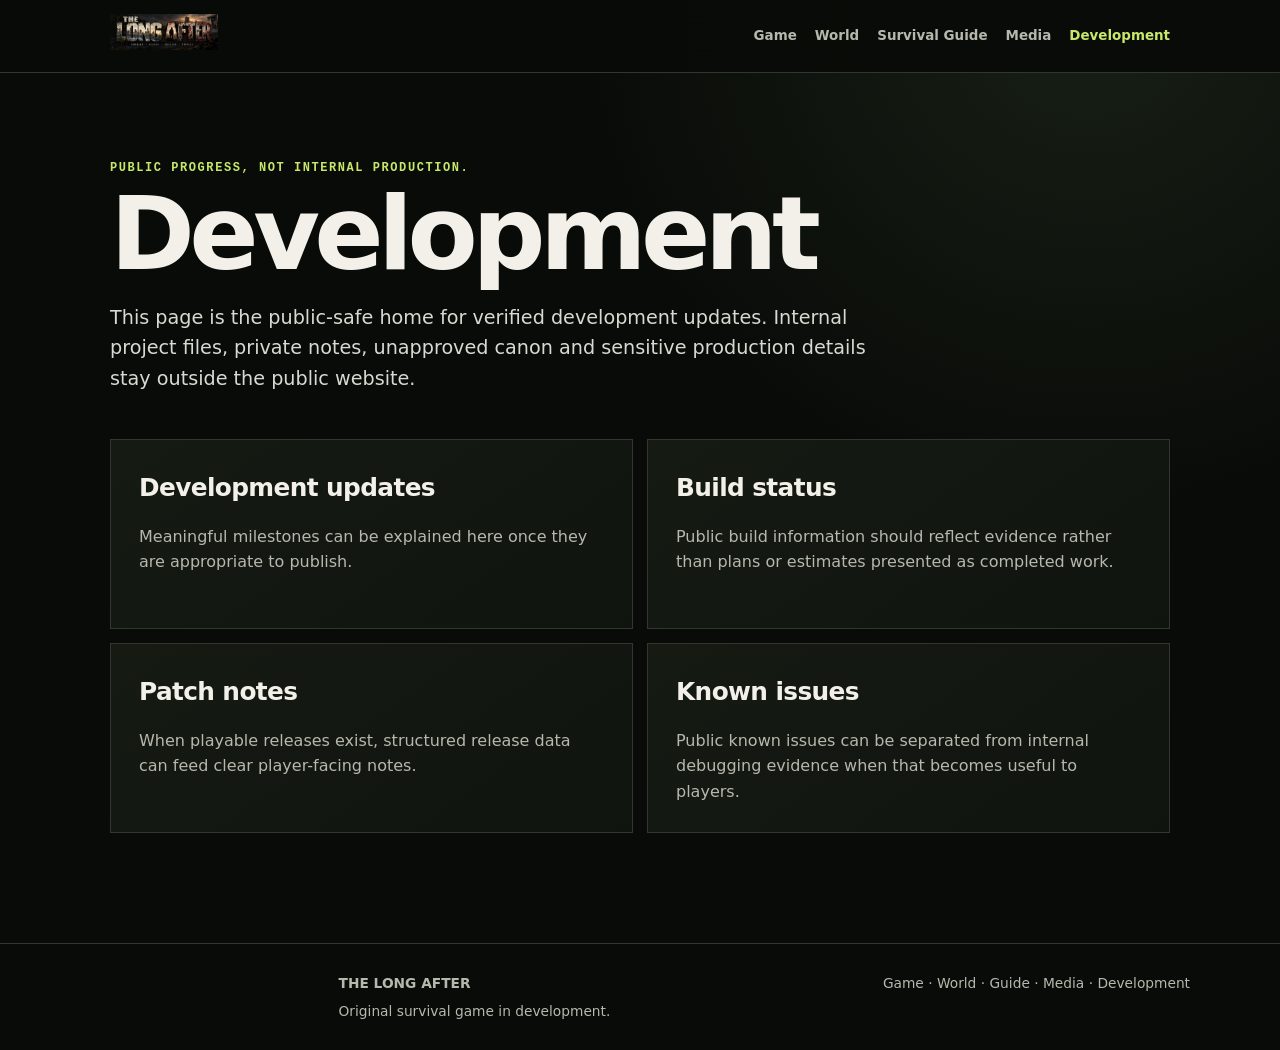
<file: development.html>
<!doctype html><html lang="en"><head><meta charset="utf-8"><meta name="viewport" content="width=device-width,initial-scale=1"><meta name="theme-color" content="#090b08"><meta name="description" content="This page is the public-safe home for verified development updates. Internal project files, private notes, unapproved canon and sensitive production details stay outside the public website."><title>Development — THE LONG AFTER</title><link rel="icon" href="./tla-favicon-32.png"><link rel="stylesheet" href="./assets/site.css"></head><body><a class="skip" href="#main">Skip to content</a><header><nav class="nav" aria-label="Primary"><a class="brand" href="./index.html"><img src="./assets/THE_LONG_AFTER_FINAL_TITLE.png" alt="THE LONG AFTER"></a><div class="links"><a href="./game.html">Game</a><a href="./world.html">World</a><a href="./survival-guide.html">Survival Guide</a><a href="./media.html">Media</a><a href="./development.html" aria-current="page">Development</a></div></nav></header><main id="main"><div class="k">Public progress, not internal production.</div><h1>Development</h1><p class="lead">This page is the public-safe home for verified development updates. Internal project files, private notes, unapproved canon and sensitive production details stay outside the public website.</p><div class="grid"><article class="card"><h2>Development updates</h2><p>Meaningful milestones can be explained here once they are appropriate to publish.</p></article><article class="card"><h2>Build status</h2><p>Public build information should reflect evidence rather than plans or estimates presented as completed work.</p></article><article class="card"><h2>Patch notes</h2><p>When playable releases exist, structured release data can feed clear player-facing notes.</p></article><article class="card"><h2>Known issues</h2><p>Public known issues can be separated from internal debugging evidence when that becomes useful to players.</p></article></div></main><footer><div class="footer-grid"><div><strong>THE LONG AFTER</strong><p>Original survival game in development.</p></div><nav aria-label="Footer"><a href="./game.html">Game</a> · <a href="./world.html">World</a> · <a href="./survival-guide.html">Guide</a> · <a href="./media.html">Media</a> · <a href="./development.html">Development</a></nav></div></footer></body></html>
</file>
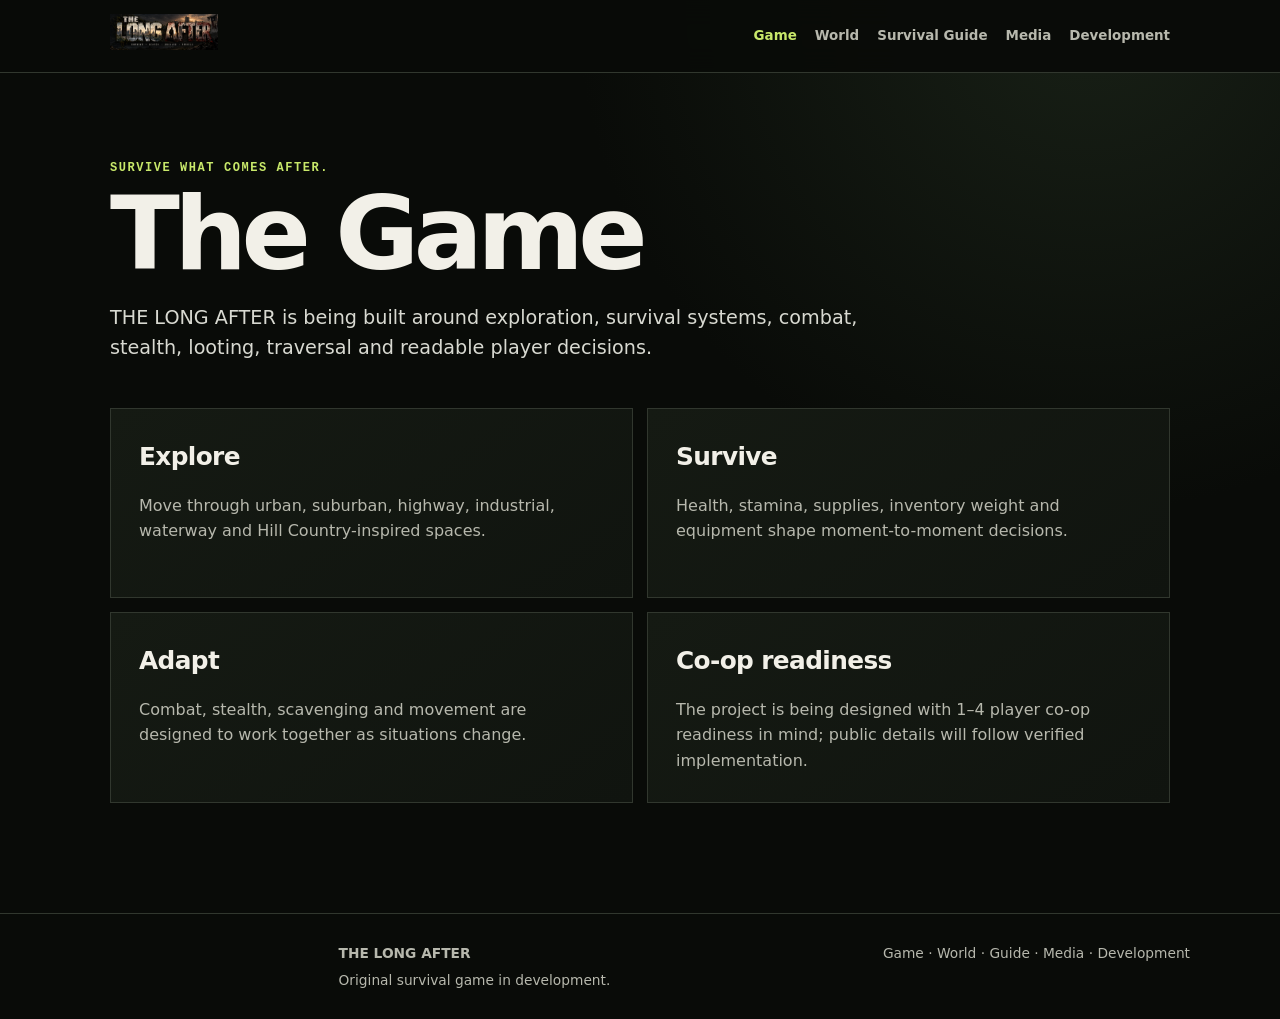
<file: game.html>
<!doctype html><html lang="en"><head><meta charset="utf-8"><meta name="viewport" content="width=device-width,initial-scale=1"><meta name="theme-color" content="#090b08"><meta name="description" content="THE LONG AFTER is being built around exploration, survival systems, combat, stealth, looting, traversal and readable player decisions."><title>The Game — THE LONG AFTER</title><link rel="icon" href="./tla-favicon-32.png"><link rel="stylesheet" href="./assets/site.css"></head><body><a class="skip" href="#main">Skip to content</a><header><nav class="nav" aria-label="Primary"><a class="brand" href="./index.html"><img src="./assets/THE_LONG_AFTER_FINAL_TITLE.png" alt="THE LONG AFTER"></a><div class="links"><a href="./game.html" aria-current="page">Game</a><a href="./world.html">World</a><a href="./survival-guide.html">Survival Guide</a><a href="./media.html">Media</a><a href="./development.html">Development</a></div></nav></header><main id="main"><div class="k">Survive what comes after.</div><h1>The Game</h1><p class="lead">THE LONG AFTER is being built around exploration, survival systems, combat, stealth, looting, traversal and readable player decisions.</p><div class="grid"><article class="card"><h2>Explore</h2><p>Move through urban, suburban, highway, industrial, waterway and Hill Country-inspired spaces.</p></article><article class="card"><h2>Survive</h2><p>Health, stamina, supplies, inventory weight and equipment shape moment-to-moment decisions.</p></article><article class="card"><h2>Adapt</h2><p>Combat, stealth, scavenging and movement are designed to work together as situations change.</p></article><article class="card"><h2>Co-op readiness</h2><p>The project is being designed with 1–4 player co-op readiness in mind; public details will follow verified implementation.</p></article></div></main><footer><div class="footer-grid"><div><strong>THE LONG AFTER</strong><p>Original survival game in development.</p></div><nav aria-label="Footer"><a href="./game.html">Game</a> · <a href="./world.html">World</a> · <a href="./survival-guide.html">Guide</a> · <a href="./media.html">Media</a> · <a href="./development.html">Development</a></nav></div></footer></body></html>
</file>
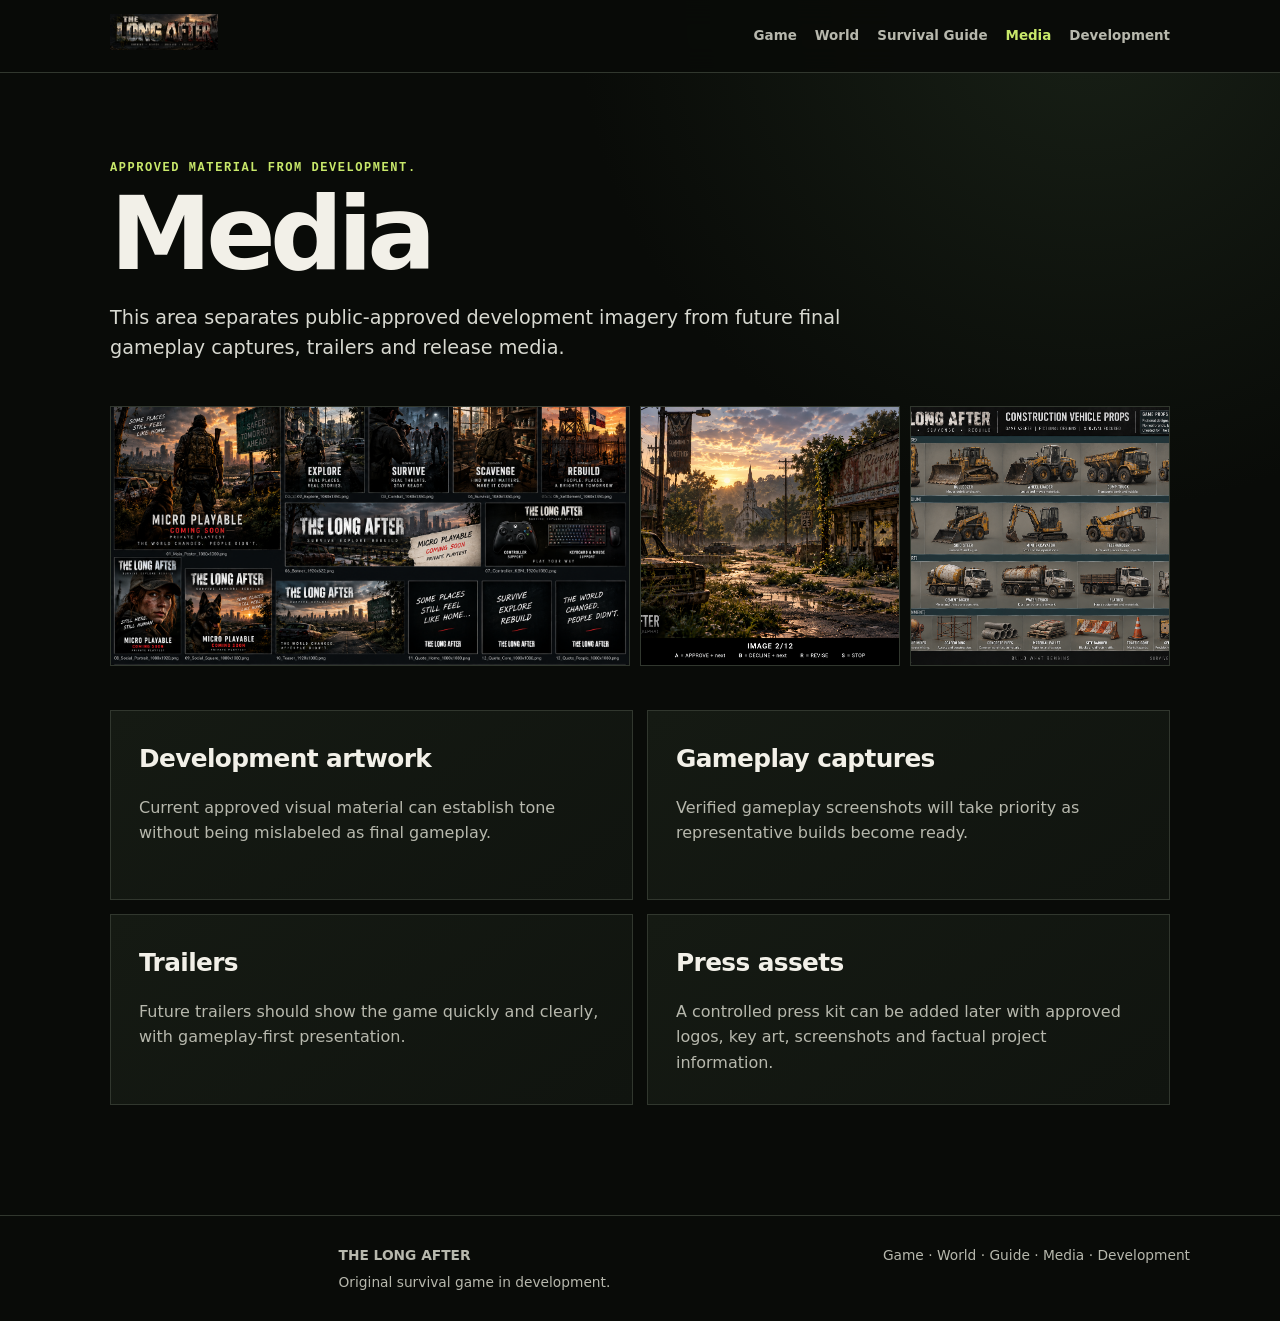
<file: media.html>
<!doctype html><html lang="en"><head><meta charset="utf-8"><meta name="viewport" content="width=device-width,initial-scale=1"><meta name="theme-color" content="#090b08"><meta name="description" content="This area separates public-approved development imagery from future final gameplay captures, trailers and release media."><title>Media — THE LONG AFTER</title><link rel="icon" href="./tla-favicon-32.png"><link rel="stylesheet" href="./assets/site.css"></head><body><a class="skip" href="#main">Skip to content</a><header><nav class="nav" aria-label="Primary"><a class="brand" href="./index.html"><img src="./assets/THE_LONG_AFTER_FINAL_TITLE.png" alt="THE LONG AFTER"></a><div class="links"><a href="./game.html">Game</a><a href="./world.html">World</a><a href="./survival-guide.html">Survival Guide</a><a href="./media.html" aria-current="page">Media</a><a href="./development.html">Development</a></div></nav></header><main id="main"><div class="k">Approved material from development.</div><h1>Media</h1><p class="lead">This area separates public-approved development imagery from future final gameplay captures, trailers and release media.</p><div class="media-strip"><img src="./assets/micro-promo.png" alt="THE LONG AFTER development promotional artwork"><img src="./assets/diner.png" alt="Diner environment development artwork"><img src="./assets/vehicles.png" alt="Vehicle development artwork"></div><div class="grid"><article class="card"><h2>Development artwork</h2><p>Current approved visual material can establish tone without being mislabeled as final gameplay.</p></article><article class="card"><h2>Gameplay captures</h2><p>Verified gameplay screenshots will take priority as representative builds become ready.</p></article><article class="card"><h2>Trailers</h2><p>Future trailers should show the game quickly and clearly, with gameplay-first presentation.</p></article><article class="card"><h2>Press assets</h2><p>A controlled press kit can be added later with approved logos, key art, screenshots and factual project information.</p></article></div></main><footer><div class="footer-grid"><div><strong>THE LONG AFTER</strong><p>Original survival game in development.</p></div><nav aria-label="Footer"><a href="./game.html">Game</a> · <a href="./world.html">World</a> · <a href="./survival-guide.html">Guide</a> · <a href="./media.html">Media</a> · <a href="./development.html">Development</a></nav></div></footer></body></html>
</file>
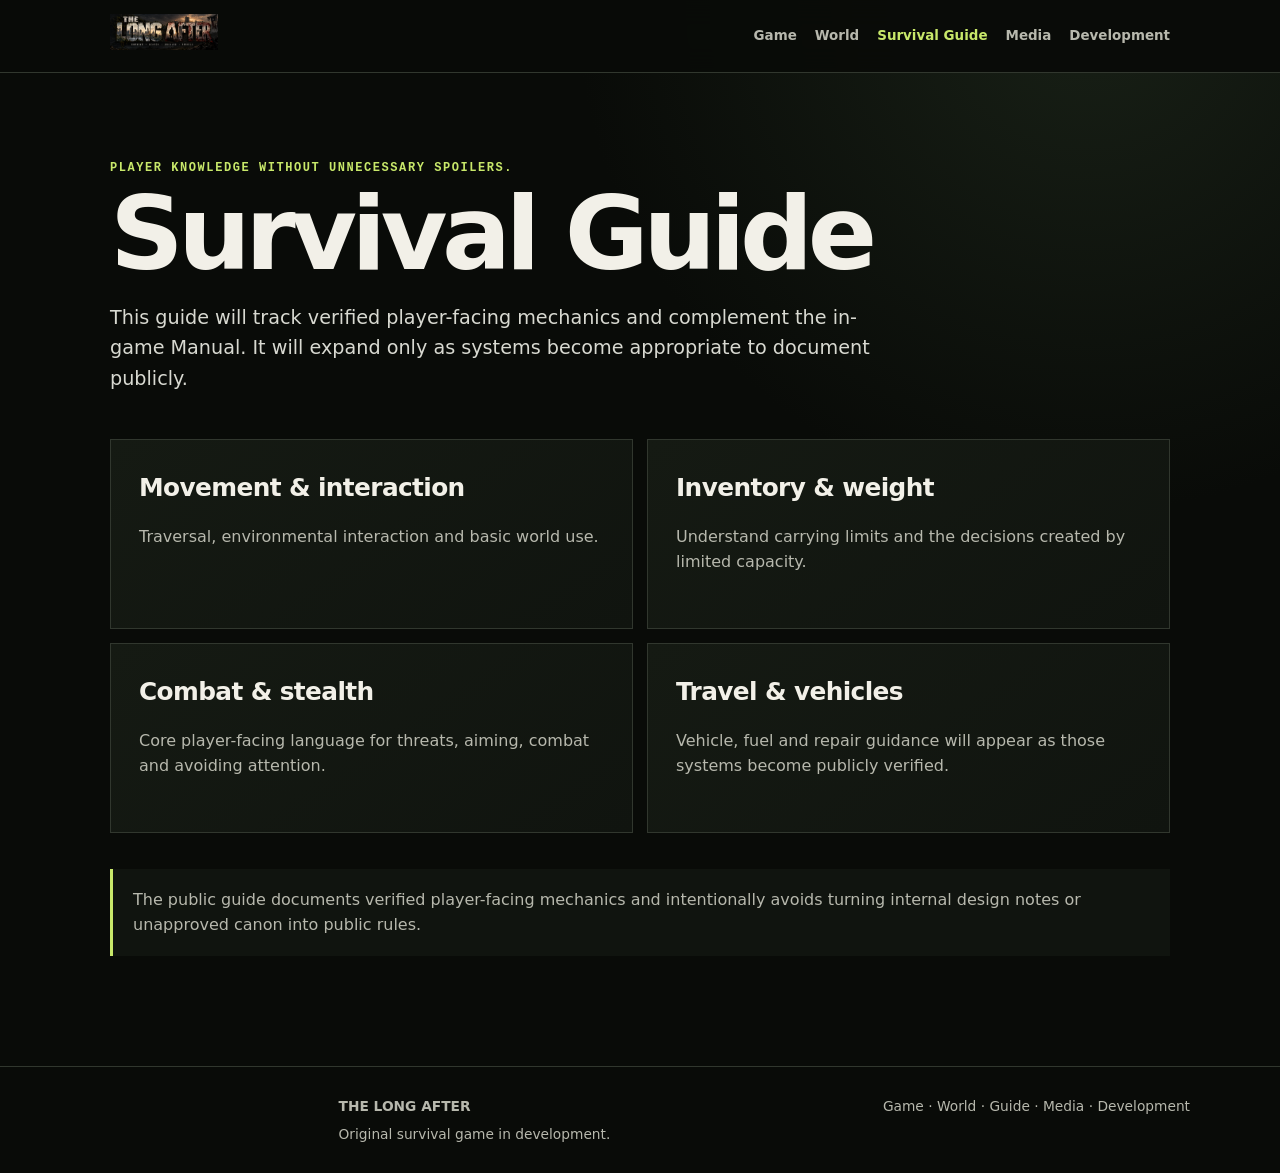
<file: survival-guide.html>
<!doctype html><html lang="en"><head><meta charset="utf-8"><meta name="viewport" content="width=device-width,initial-scale=1"><meta name="theme-color" content="#090b08"><meta name="description" content="This guide will track verified player-facing mechanics and complement the in-game Manual. It will expand only as systems become appropriate to document publicly."><title>Survival Guide — THE LONG AFTER</title><link rel="icon" href="./tla-favicon-32.png"><link rel="stylesheet" href="./assets/site.css"></head><body><a class="skip" href="#main">Skip to content</a><header><nav class="nav" aria-label="Primary"><a class="brand" href="./index.html"><img src="./assets/THE_LONG_AFTER_FINAL_TITLE.png" alt="THE LONG AFTER"></a><div class="links"><a href="./game.html">Game</a><a href="./world.html">World</a><a href="./survival-guide.html" aria-current="page">Survival Guide</a><a href="./media.html">Media</a><a href="./development.html">Development</a></div></nav></header><main id="main"><div class="k">Player knowledge without unnecessary spoilers.</div><h1>Survival Guide</h1><p class="lead">This guide will track verified player-facing mechanics and complement the in-game Manual. It will expand only as systems become appropriate to document publicly.</p><div class="grid"><article class="card"><h2>Movement & interaction</h2><p>Traversal, environmental interaction and basic world use.</p></article><article class="card"><h2>Inventory & weight</h2><p>Understand carrying limits and the decisions created by limited capacity.</p></article><article class="card"><h2>Combat & stealth</h2><p>Core player-facing language for threats, aiming, combat and avoiding attention.</p></article><article class="card"><h2>Travel & vehicles</h2><p>Vehicle, fuel and repair guidance will appear as those systems become publicly verified.</p></article></div><aside class="note">The public guide documents verified player-facing mechanics and intentionally avoids turning internal design notes or unapproved canon into public rules.</aside></main><footer><div class="footer-grid"><div><strong>THE LONG AFTER</strong><p>Original survival game in development.</p></div><nav aria-label="Footer"><a href="./game.html">Game</a> · <a href="./world.html">World</a> · <a href="./survival-guide.html">Guide</a> · <a href="./media.html">Media</a> · <a href="./development.html">Development</a></nav></div></footer></body></html>
</file>
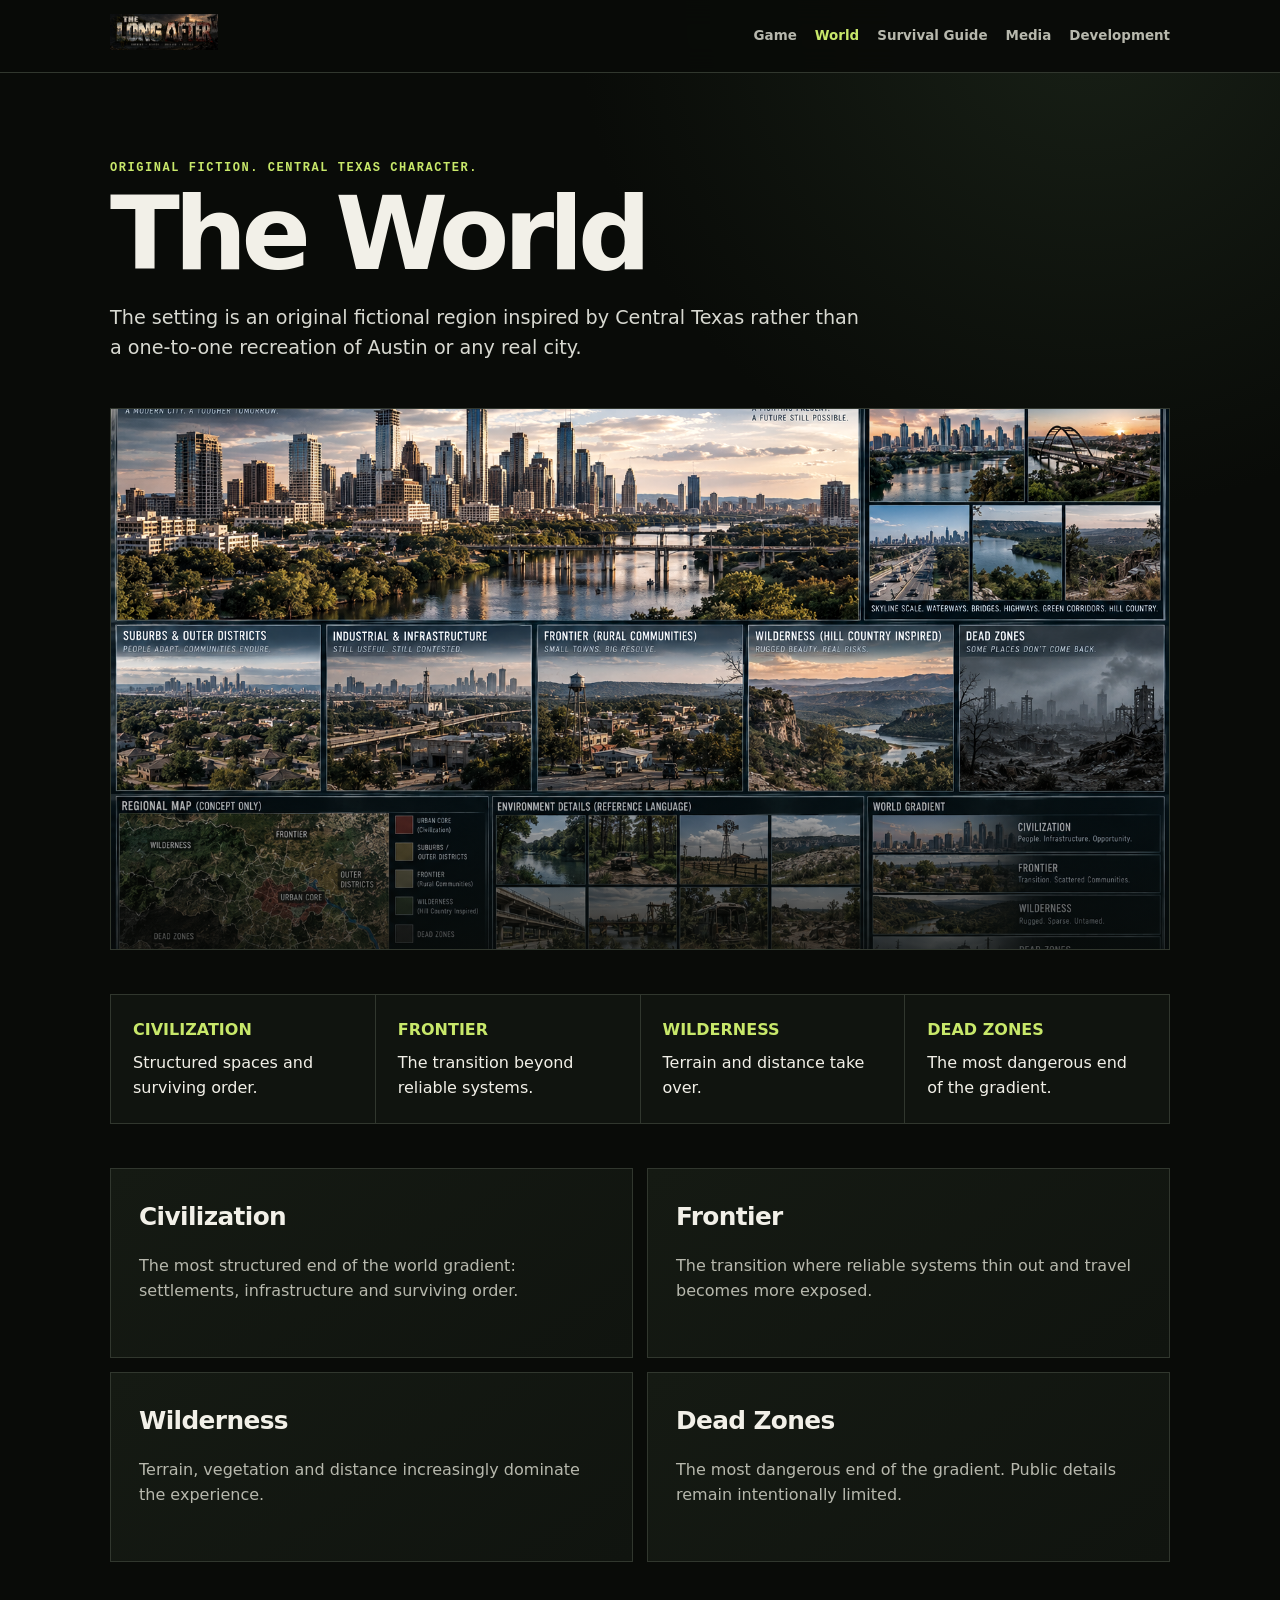
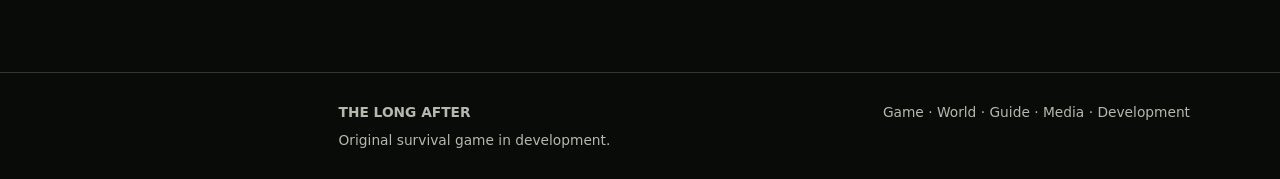
<file: world.html>
<!doctype html><html lang="en"><head><meta charset="utf-8"><meta name="viewport" content="width=device-width,initial-scale=1"><meta name="theme-color" content="#090b08"><meta name="description" content="The setting is an original fictional region inspired by Central Texas rather than a one-to-one recreation of Austin or any real city."><title>The World — THE LONG AFTER</title><link rel="icon" href="./tla-favicon-32.png"><link rel="stylesheet" href="./assets/site.css"></head><body><a class="skip" href="#main">Skip to content</a><header><nav class="nav" aria-label="Primary"><a class="brand" href="./index.html"><img src="./assets/THE_LONG_AFTER_FINAL_TITLE.png" alt="THE LONG AFTER"></a><div class="links"><a href="./game.html">Game</a><a href="./world.html" aria-current="page">World</a><a href="./survival-guide.html">Survival Guide</a><a href="./media.html">Media</a><a href="./development.html">Development</a></div></nav></header><main id="main"><div class="k">Original fiction. Central Texas character.</div><h1>The World</h1><p class="lead">The setting is an original fictional region inspired by Central Texas rather than a one-to-one recreation of Austin or any real city.</p><figure class="page-art"><img src="./assets/world-board.png" alt="THE LONG AFTER world development board"></figure><div class="world-scale"><div><b>CIVILIZATION</b>Structured spaces and surviving order.</div><div><b>FRONTIER</b>The transition beyond reliable systems.</div><div><b>WILDERNESS</b>Terrain and distance take over.</div><div><b>DEAD ZONES</b>The most dangerous end of the gradient.</div></div><div class="grid"><article class="card"><h2>Civilization</h2><p>The most structured end of the world gradient: settlements, infrastructure and surviving order.</p></article><article class="card"><h2>Frontier</h2><p>The transition where reliable systems thin out and travel becomes more exposed.</p></article><article class="card"><h2>Wilderness</h2><p>Terrain, vegetation and distance increasingly dominate the experience.</p></article><article class="card"><h2>Dead Zones</h2><p>The most dangerous end of the gradient. Public details remain intentionally limited.</p></article></div></main><footer><div class="footer-grid"><div><strong>THE LONG AFTER</strong><p>Original survival game in development.</p></div><nav aria-label="Footer"><a href="./game.html">Game</a> · <a href="./world.html">World</a> · <a href="./survival-guide.html">Guide</a> · <a href="./media.html">Media</a> · <a href="./development.html">Development</a></nav></div></footer></body></html>
</file>
<file: assets/site.css>
:root{--bg:#090b08;--surface:#10140f;--surface2:#151a13;--text:#f2f0e8;--muted:#b7b8ad;--line:#31372e;--accent:#c8e86a;--max:1100px}*{box-sizing:border-box}html{scroll-behavior:smooth}body{margin:0;background:radial-gradient(circle at 85% 0,#182016 0,transparent 32rem),var(--bg);color:var(--text);font-family:Inter,system-ui,-apple-system,"Segoe UI",sans-serif;line-height:1.6}a{color:inherit}a:focus-visible{outline:3px solid var(--accent);outline-offset:4px}.skip{position:absolute;left:-9999px}.skip:focus{left:12px;top:12px;z-index:99;background:#fff;color:#000;padding:10px}header{border-bottom:1px solid var(--line);background:rgba(9,11,8,.94);backdrop-filter:blur(14px);position:sticky;top:0;z-index:20}.nav{max-width:var(--max);margin:auto;padding:14px 20px;display:flex;align-items:center;gap:22px;min-height:68px}.brand img{width:220px;height:36px;object-fit:contain;object-position:left}.links{margin-left:auto;display:flex;gap:18px;flex-wrap:wrap}.links a{text-decoration:none;color:var(--muted);font-weight:750;font-size:.84rem;padding:8px 0}.links a:hover,.links a[aria-current=page]{color:var(--accent)}main{max-width:var(--max);margin:auto;padding:88px 20px 110px}.k{color:var(--accent);font:800 .75rem ui-monospace,monospace;letter-spacing:.13em;text-transform:uppercase}h1{font-size:clamp(3rem,8vw,6.5rem);line-height:.88;letter-spacing:-.055em;margin:14px 0 24px;max-width:900px}h2{font-size:1.55rem;margin:0 0 10px;letter-spacing:-.025em}.lead{max-width:760px;color:#d8d9d1;font-size:clamp(1.05rem,2vw,1.2rem)}.grid{display:grid;grid-template-columns:repeat(2,1fr);gap:14px;margin-top:44px}.card{border:1px solid var(--line);background:linear-gradient(145deg,var(--surface2),var(--surface));padding:28px;min-height:190px;transition:transform .18s ease,border-color .18s ease}.card:hover{transform:translateY(-2px);border-color:#56614d}.card p{color:var(--muted);margin-bottom:0}footer{border-top:1px solid var(--line);padding:28px 20px;color:var(--muted);font-size:.86rem}footer div{max-width:var(--max);margin:auto}@media(max-width:720px){.nav{align-items:flex-start;flex-direction:column}.links{margin-left:0;gap:12px 16px}.grid{grid-template-columns:1fr}main{padding-top:54px}.card{min-height:0}}@media(prefers-reduced-motion:reduce){html{scroll-behavior:auto}.card{transition:none}.card:hover{transform:none}}
/* Page-specific hierarchy */
.page-art{margin:44px 0 10px;border:1px solid var(--line);min-height:320px;position:relative;overflow:hidden;background:#0d100c}.page-art img{width:100%;height:clamp(320px,48vw,540px);object-fit:cover;display:block;filter:saturate(.82) contrast(1.04)}.page-art::after{content:"";position:absolute;inset:0;background:linear-gradient(180deg,transparent 55%,rgba(9,11,8,.72))}.media-strip{display:grid;grid-template-columns:2fr 1fr 1fr;gap:10px;margin-top:42px}.media-strip img{width:100%;height:260px;object-fit:cover;border:1px solid var(--line)}.world-scale{display:grid;grid-template-columns:repeat(4,1fr);gap:1px;background:var(--line);border:1px solid var(--line);margin-top:44px}.world-scale div{background:var(--surface);padding:22px}.world-scale b{color:var(--accent);display:block;margin-bottom:7px}.note{margin-top:36px;padding:18px 20px;border-left:3px solid var(--accent);background:var(--surface);color:var(--muted)}@media(max-width:720px){.media-strip{grid-template-columns:1fr}.world-scale{grid-template-columns:1fr 1fr}}
.footer-grid{display:flex;justify-content:space-between;align-items:flex-start;gap:24px}.footer-grid p{margin:.35rem 0 0}.footer-grid nav{text-align:right}.footer-grid a{text-decoration:none}.footer-grid a:hover{text-decoration:underline}@media(max-width:720px){.footer-grid{flex-direction:column}.footer-grid nav{text-align:left}}
</file>
